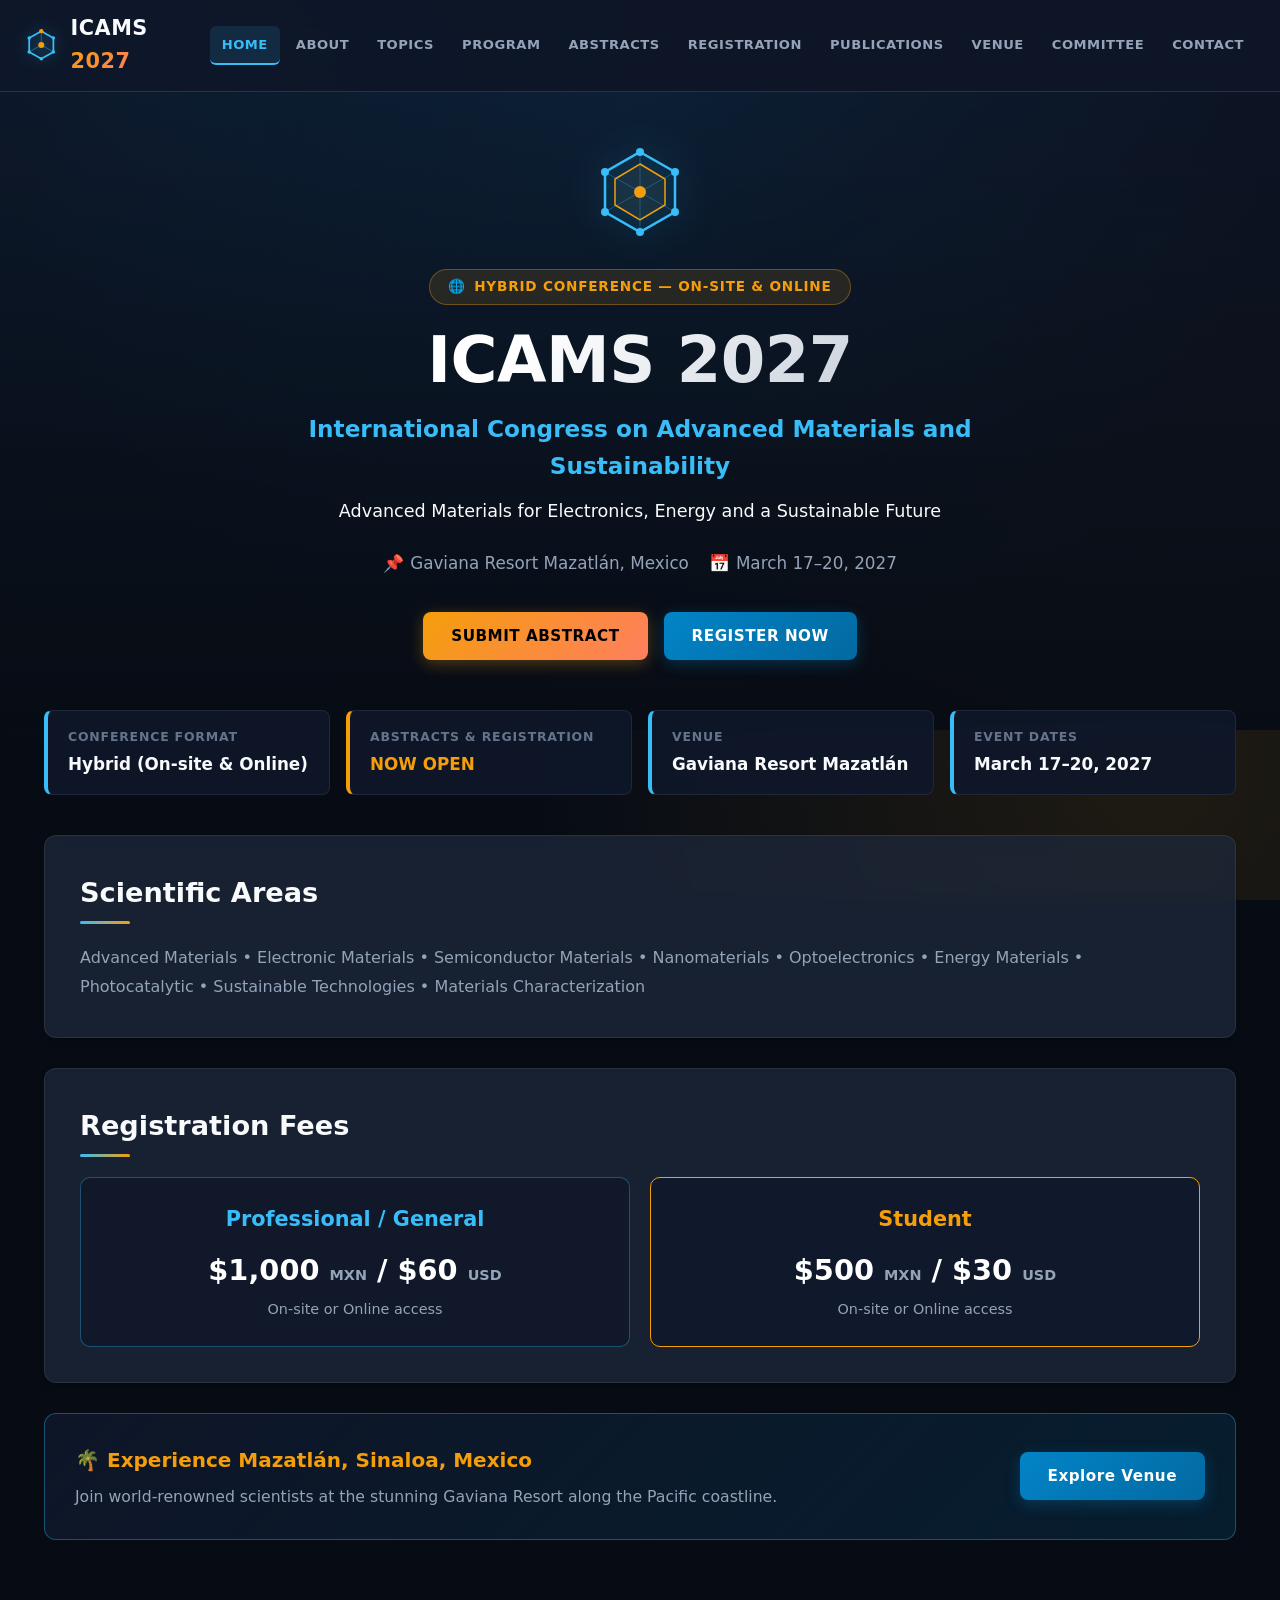
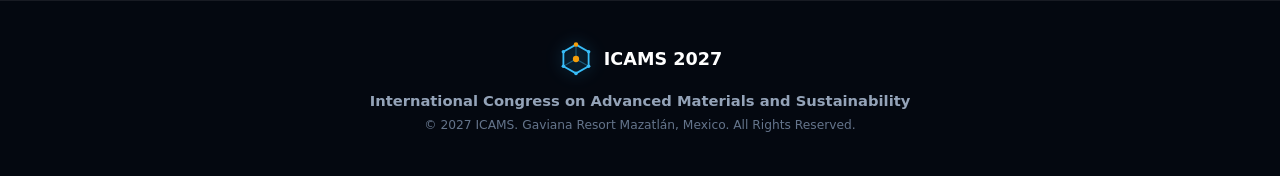
<file: index.html>
<!DOCTYPE html>
<html lang="en">
<head>
  <meta charset="UTF-8">
  <meta name="viewport" content="width=device-width, initial-scale=1.0">
  <title>ICAMS 2027 | International Congress on Advanced Materials and Sustainability</title>
  <link rel="stylesheet" href="style.css?v=4">
</head>
<body>
        
  <!-- Sticky Header -->
  <header class="site-header">
    <div class="container-navigation">
      <a href="index.html" class="brand">
        <svg class="site-logo-svg" viewBox="0 0 40 40" fill="none" xmlns="http://www.w3.org/2000/svg">
          <path d="M20 4 L34 12 L34 28 L20 36 L6 28 L6 12 Z" stroke="#38bdf8" stroke-width="2" fill="rgba(56, 189, 248, 0.04)"/>
          <line x1="20" y1="4" x2="20" y2="20" stroke="rgba(56, 189, 248, 0.4)" stroke-width="1.2"/>
          <line x1="34" y1="28" x2="20" y2="20" stroke="rgba(56, 189, 248, 0.4)" stroke-width="1.2"/>
          <line x1="6" y1="28" x2="20" y2="20" stroke="rgba(56, 189, 248, 0.4)" stroke-width="1.2"/>
          <circle cx="20" cy="4" r="2.5" fill="#f59e0b"/>
          <circle cx="34" cy="12" r="2" fill="#38bdf8"/>
          <circle cx="34" cy="28" r="2" fill="#38bdf8"/>
          <circle cx="20" cy="36" r="2" fill="#38bdf8"/>
          <circle cx="6" cy="28" r="2" fill="#38bdf8"/>
          <circle cx="6" cy="12" r="2" fill="#38bdf8"/>
          <circle cx="20" cy="20" r="3.5" fill="#f59e0b"/>
        </svg>
        <span class="brand-text">ICAMS <span>2027</span></span>
      </a>
     
      <button class="menu-toggle" id="menuToggle" aria-label="Toggle Navigation">&#9776;</button>
      
      <nav class="main-nav" id="mainNav">
        <a href="index.html" class="nav-link active">HOME</a>
        <a href="ABOUT.html" class="nav-link">ABOUT</a>
        <a href="TOPICS.html" class="nav-link">TOPICS</a>
        <a href="SPEAKERS.html" class="nav-link">SPEAKERS</a>
        <a href="PROGRAM.html" class="nav-link">PROGRAM</a>
        <a href="ABSTRACTS.html" class="nav-link">ABSTRACTS</a>
        <a href="REGISTRATION.html" class="nav-link">REGISTRATION</a>
        <a href="PUBLICATIONS.html" class="nav-link">PUBLICATIONS</a>
        <a href="VENUE.html" class="nav-link">VENUE</a>
        <a href="COMMITTEE.html" class="nav-link">COMMITTEE</a>
        <a href="CONTACT.html" class="nav-link">CONTACT</a>
      </nav>
    </div>
  </header>

  <!-- Hero Section -->
  <section class="hero-banner">
    <div class="hero-art-container">
      <svg class="hero-graphic" viewBox="0 0 100 100" fill="none" xmlns="http://www.w3.org/2000/svg">
        <polygon points="50,10 85,30 85,70 50,90 15,70 15,30" stroke="#38bdf8" stroke-width="2.5" fill="rgba(2, 132, 199, 0.08)"/>
        <polygon points="50,22 75,37 75,63 50,78 25,63 25,37" stroke="#f59e0b" stroke-width="1.5" fill="rgba(245, 158, 11, 0.05)"/>
        <line x1="50" y1="10" x2="50" y2="90" stroke="rgba(56, 189, 248, 0.3)" stroke-width="1"/>
        <line x1="15" y1="30" x2="85" y2="70" stroke="rgba(56, 189, 248, 0.3)" stroke-width="1"/>
        <line x1="15" y1="70" x2="85" y2="30" stroke="rgba(56, 189, 248, 0.3)" stroke-width="1"/>
        <circle cx="50" cy="50" r="6" fill="#f59e0b"/>
        <circle cx="50" cy="10" r="4" fill="#38bdf8"/>
        <circle cx="85" cy="30" r="4" fill="#38bdf8"/>
        <circle cx="85" cy="70" r="4" fill="#38bdf8"/>
        <circle cx="50" cy="90" r="4" fill="#38bdf8"/>
        <circle cx="15" cy="70" r="4" fill="#38bdf8"/>
        <circle cx="15" cy="30" r="4" fill="#38bdf8"/>
      </svg>
    </div>

    <div class="badge-hybrid">
      <span>&#127760;</span> HYBRID CONFERENCE &mdash; ON-SITE &amp; ONLINE
    </div>

    <h1 class="hero-title">ICAMS 2027</h1>
    <p class="hero-subtitle">International Congress on Advanced Materials and Sustainability</p>
    <p class="hero-theme">Advanced Materials for Electronics, Energy and a Sustainable Future</p>

    <div class="hero-meta">
      <span class="hero-meta-item"><span>&#128204;</span> Gaviana Resort Mazatlán, Mexico</span>
      <span class="hero-meta-item"><span>&#128197;</span> March 17&ndash;20, 2027</span>
    </div>

    <div class="cta-group">
      <a href="ABSTRACTS.html" class="btn btn-accent">SUBMIT ABSTRACT</a>
      <a href="https://docs.google.com/forms/d/e/1FAIpQLSeDC6glR7NazAbD7DxgjkT7c5nT2gerqv-KF_uIFPCyF3NIZg/viewform?usp=header" 
         target="_blank" 
         rel="noopener noreferrer" 
         class="btn btn-primary">
        REGISTER NOW
      </a>
    </div>
  </section>

  <!-- Highlights Bar -->
  <div class="highlights-bar">
    <div class="highlight-item">
      <div class="highlight-label">CONFERENCE FORMAT</div>
      <div class="highlight-value">Hybrid (On-site &amp; Online)</div>
    </div>
    <div class="highlight-item accent-border">
      <div class="highlight-label">ABSTRACTS &amp; REGISTRATION</div>
      <div class="highlight-value" style="color: var(--sunset-gold);">NOW OPEN</div>
    </div>
    <div class="highlight-item">
      <div class="highlight-label">VENUE</div>
      <div class="highlight-value">Gaviana Resort Mazatlán</div>
    </div>
    <div class="highlight-item">
      <div class="highlight-label">EVENT DATES</div>
      <div class="highlight-value">March 17&ndash;20, 2027</div>
    </div>
  </div>

  <main class="page-container">
    <!-- Scientific Areas -->
    <section class="content-card">
      <h2>Scientific Areas</h2>
      <p style="color: var(--text-muted); line-height: 1.8;">
        Advanced Materials &bull; Electronic Materials &bull; Semiconductor Materials &bull; Nanomaterials &bull; Optoelectronics &bull; Energy Materials &bull; Photocatalytic &bull; Sustainable Technologies &bull; Materials Characterization
      </p>
    </section>

    <!-- Registration Fees Cards -->
    <section class="content-card">
      <h2>Registration Fees</h2>
      <div style="display: grid; grid-template-columns: repeat(auto-fit, minmax(280px, 1fr)); gap: 20px; margin-top: 20px;">
        <div style="background: rgba(15, 23, 42, 0.8); border: 1px solid var(--border-glow); border-radius: 10px; padding: 25px; text-align: center;">
          <h3 style="color: var(--ocean-cyan); font-size: 1.3rem; margin-bottom: 10px;">Professional / General</h3>
          <div style="font-size: 1.8rem; font-weight: 800; color: #fff; margin-bottom: 5px;">$1,000 <span style="font-size: 0.9rem; color: var(--text-muted);">MXN</span> / $60 <span style="font-size: 0.9rem; color: var(--text-muted);">USD</span></div>
          <p style="color: var(--text-muted); font-size: 0.9rem;">On-site or Online access</p>
        </div>
        <div style="background: rgba(15, 23, 42, 0.8); border: 1px solid var(--sunset-gold); border-radius: 10px; padding: 25px; text-align: center;">
          <h3 style="color: var(--sunset-gold); font-size: 1.3rem; margin-bottom: 10px;">Student</h3>
          <div style="font-size: 1.8rem; font-weight: 800; color: #fff; margin-bottom: 5px;">$500 <span style="font-size: 0.9rem; color: var(--text-muted);">MXN</span> / $30 <span style="font-size: 0.9rem; color: var(--text-muted);">USD</span></div>
          <p style="color: var(--text-muted); font-size: 0.9rem;">On-site or Online access</p>
        </div>
      </div>
    </section>

    <!-- Venue Callout -->
    <div class="mazatlan-feature-card">
      <div class="mazatlan-feature-text">
        <h3>&#127796; Experience Mazatlán, Sinaloa, Mexico</h3>
        <p>Join world-renowned scientists at the stunning Gaviana Resort along the Pacific coastline.</p>
      </div>
      <a href="VENUE.html" class="btn btn-primary">Explore Venue</a>
    </div>
  </main>
       
  <footer>
    <div class="footer-logo">
      <svg class="site-logo-svg" viewBox="0 0 40 40" fill="none" xmlns="http://www.w3.org/2000/svg">
        <path d="M20 4 L34 12 L34 28 L20 36 L6 28 L6 12 Z" stroke="#38bdf8" stroke-width="2" fill="rgba(56, 189, 248, 0.04)"/>
        <line x1="20" y1="4" x2="20" y2="20" stroke="rgba(56, 189, 248, 0.4)" stroke-width="1.2"/>
        <line x1="34" y1="28" x2="20" y2="20" stroke="rgba(56, 189, 248, 0.4)" stroke-width="1.2"/>
        <line x1="6" y1="28" x2="20" y2="20" stroke="rgba(56, 189, 248, 0.4)" stroke-width="1.2"/>
        <circle cx="20" cy="4" r="2.5" fill="#f59e0b"/>
        <circle cx="34" cy="12" r="2" fill="#38bdf8"/>
        <circle cx="34" cy="28" r="2" fill="#38bdf8"/>
        <circle cx="20" cy="36" r="2" fill="#38bdf8"/>
        <circle cx="6" cy="28" r="2" fill="#38bdf8"/>
        <circle cx="6" cy="12" r="2" fill="#38bdf8"/>
        <circle cx="20" cy="20" r="3.5" fill="#f59e0b"/>
      </svg>
      <span style="font-size: 1.1rem; font-weight: 800; color: #fff;">ICAMS 2027</span>
    </div>
    <p><strong>International Congress on Advanced Materials and Sustainability</strong></p>
    <p><small>&copy; 2027 ICAMS. Gaviana Resort Mazatlán, Mexico. All Rights Reserved.</small></p>
  </footer>

  <script src="script.js"></script>
</body>
</html>
</file>
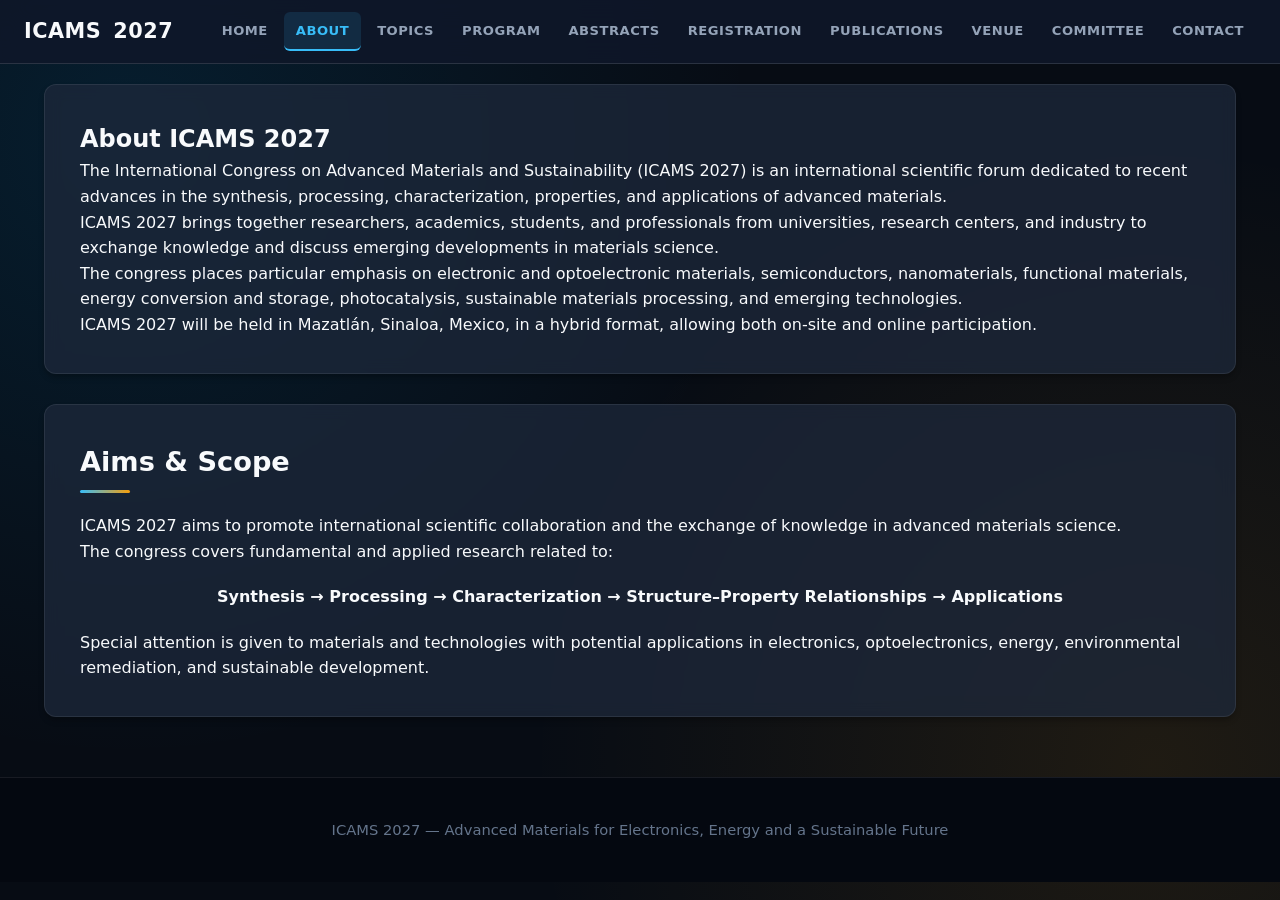
<file: ABOUT.html>
<!DOCTYPE html>
<html lang="en">
<head>
  <meta charset="UTF-8">
  <meta name="viewport" content="width=device-width, initial-scale=1.0">
  <title>About | ICAMS 2027</title>
  <link rel="stylesheet" href="style.css">
</head>
<body>

  <header class="site-header">
    <div class="container-navigation">
      <a href="index.html" class="brand"><strong>ICAMS</strong> <span>2027</span></a>
      <button class="menu-toggle" id="menuToggle" aria-label="Toggle Navigation">&#9776;</button>
      <nav class="main-nav" id="mainNav">
        <a href="index.html" class="nav-link">HOME</a>
        <a href="ABOUT.html" class="nav-link active">ABOUT</a>
        <a href="TOPICS.html" class="nav-link">TOPICS</a>
        <a href="SPEAKERS.html" class="nav-link">SPEAKERS</a>
        <a href="PROGRAM.html" class="nav-link">PROGRAM</a>
        <a href="ABSTRACTS.html" class="nav-link">ABSTRACTS</a>
        <a href="REGISTRATION.html" class="nav-link">REGISTRATION</a>
        <a href="PUBLICATIONS.html" class="nav-link">PUBLICATIONS</a>
        <a href="VENUE.html" class="nav-link">VENUE</a>
        <a href="COMMITTEE.html" class="nav-link">COMMITTEE</a>
        <a href="CONTACT.html" class="nav-link">CONTACT</a>
      </nav>
    </div>
  </header>

  <main class="page-container">
    <section class="content-card">
      <h1>About ICAMS 2027</h1>
      <p>The International Congress on Advanced Materials and Sustainability (ICAMS 2027) is an international scientific forum dedicated to recent advances in the synthesis, processing, characterization, properties, and applications of advanced materials.</p>
      <p>ICAMS 2027 brings together researchers, academics, students, and professionals from universities, research centers, and industry to exchange knowledge and discuss emerging developments in materials science.</p>
      <p>The congress places particular emphasis on electronic and optoelectronic materials, semiconductors, nanomaterials, functional materials, energy conversion and storage, photocatalysis, sustainable materials processing, and emerging technologies.</p>
      <p>ICAMS 2027 will be held in Mazatlán, Sinaloa, Mexico, in a hybrid format, allowing both on-site and online participation.</p>
    </section>

    <section class="content-card">
      <h2>Aims & Scope</h2>
      <p>ICAMS 2027 aims to promote international scientific collaboration and the exchange of knowledge in advanced materials science.</p>
      <p>The congress covers fundamental and applied research related to:</p>
      <p style="text-align: center; font-weight: bold; color: var(--accent); margin: 20px 0;">
        Synthesis &rarr; Processing &rarr; Characterization &rarr; Structure–Property Relationships &rarr; Applications
      </p>
      <p>Special attention is given to materials and technologies with potential applications in electronics, optoelectronics, energy, environmental remediation, and sustainable development.</p>
    </section>
  </main>
  
  <div class="modal" id="comingSoonModal" aria-hidden="true">
    <div class="modal-box">
      <button class="modal-close" id="modalClose">&times;</button>
      <h2>ICAMS 2027</h2>
      <button class="btn" id="modalButton">Close</button>
    </div>
  </div>

  <footer>
    <p>ICAMS 2027 — Advanced Materials for Electronics, Energy and a Sustainable Future</p>
  </footer>
  <script src="script.js"></script>
</body>
</html>
</file>
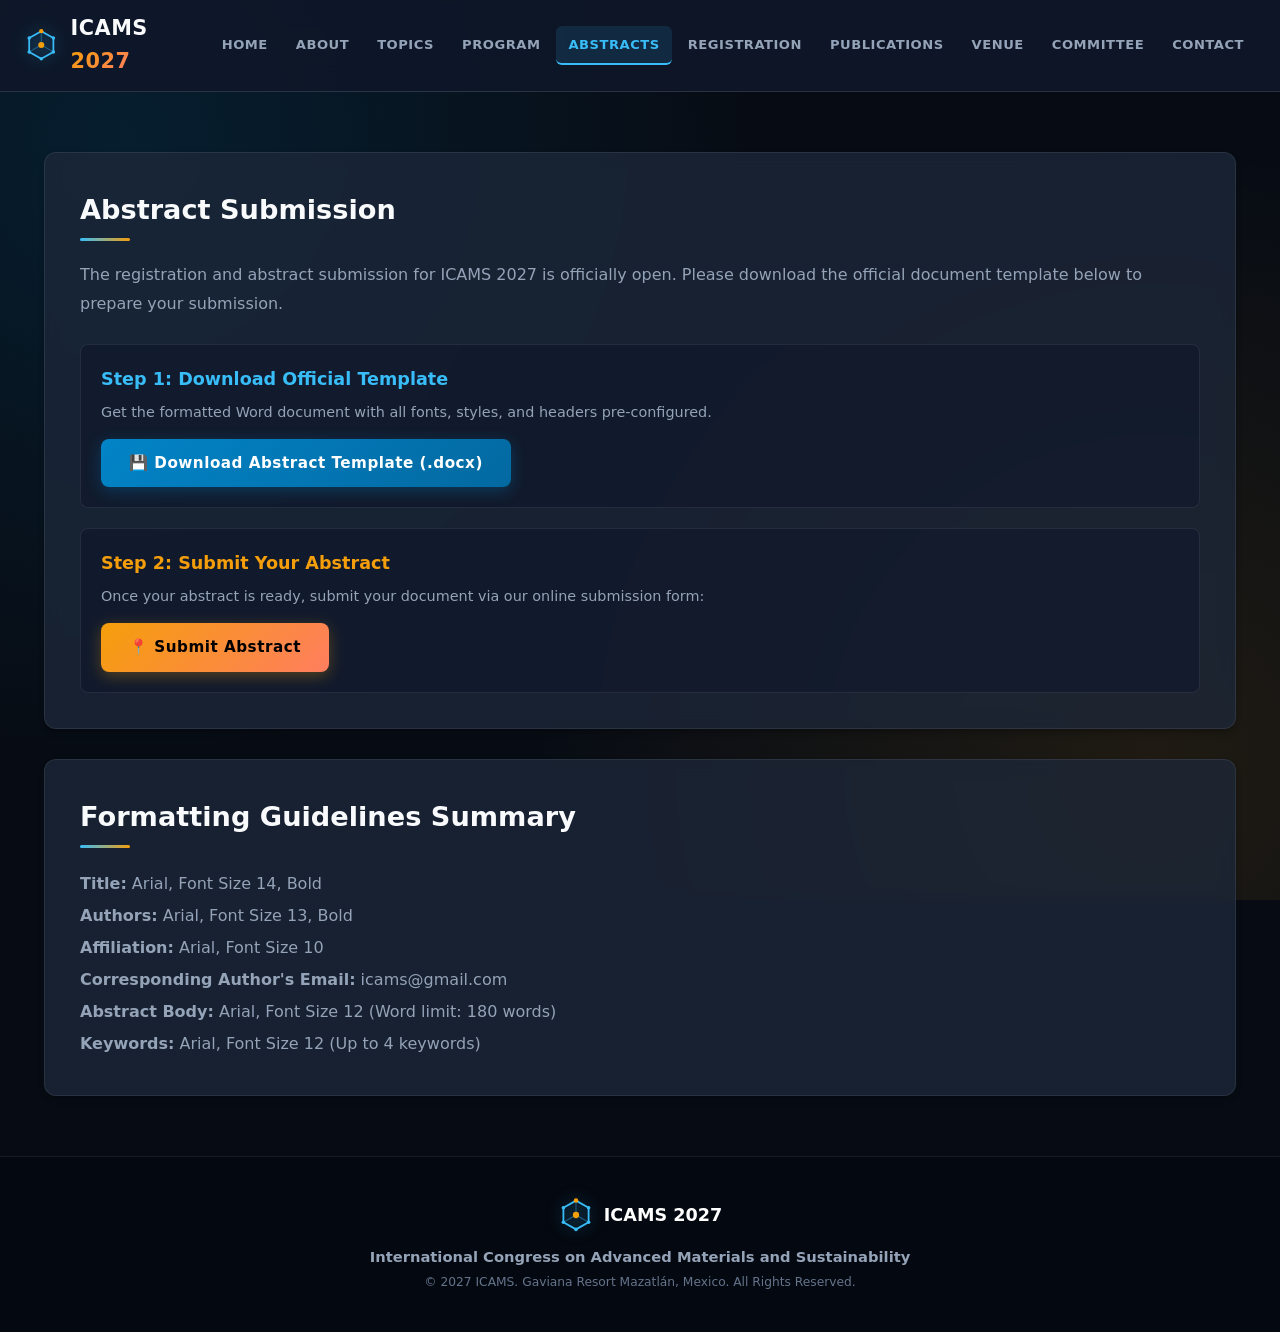
<file: ABSTRACTS.html>
<!DOCTYPE html>
<html lang="en">
<head>
  <meta charset="UTF-8">
  <meta name="viewport" content="width=device-width, initial-scale=1.0">
  <title>Abstract Submission | ICAMS 2027</title>
  <link rel="stylesheet" href="style.css?v=4">
</head>
<body>

  <!-- Sticky Header -->
  <header class="site-header">
    <div class="container-navigation">
      <a href="index.html" class="brand">
        <svg class="site-logo-svg" viewBox="0 0 40 40" fill="none" xmlns="http://www.w3.org/2000/svg">
          <path d="M20 4 L34 12 L34 28 L20 36 L6 28 L6 12 Z" stroke="#38bdf8" stroke-width="2" fill="rgba(56, 189, 248, 0.04)"/>
          <line x1="20" y1="4" x2="20" y2="20" stroke="rgba(56, 189, 248, 0.4)" stroke-width="1.2"/>
          <line x1="34" y1="28" x2="20" y2="20" stroke="rgba(56, 189, 248, 0.4)" stroke-width="1.2"/>
          <line x1="6" y1="28" x2="20" y2="20" stroke="rgba(56, 189, 248, 0.4)" stroke-width="1.2"/>
          <circle cx="20" cy="4" r="2.5" fill="#f59e0b"/>
          <circle cx="34" cy="12" r="2" fill="#38bdf8"/>
          <circle cx="34" cy="28" r="2" fill="#38bdf8"/>
          <circle cx="20" cy="36" r="2" fill="#38bdf8"/>
          <circle cx="6" cy="28" r="2" fill="#38bdf8"/>
          <circle cx="6" cy="12" r="2" fill="#38bdf8"/>
          <circle cx="20" cy="20" r="3.5" fill="#f59e0b"/>
        </svg>
        <span class="brand-text">ICAMS <span>2027</span></span>
      </a>

      <button class="menu-toggle" id="menuToggle" aria-label="Toggle Navigation">&#9776;</button>
      
      <nav class="main-nav" id="mainNav">
        <a href="index.html" class="nav-link">HOME</a>
        <a href="ABOUT.html" class="nav-link">ABOUT</a>
        <a href="TOPICS.html" class="nav-link">TOPICS</a>
        <a href="SPEAKERS.html" class="nav-link">SPEAKERS</a>
        <a href="PROGRAM.html" class="nav-link">PROGRAM</a>
        <a href="ABSTRACTS.html" class="nav-link active">ABSTRACTS</a>
        <a href="REGISTRATION.html" class="nav-link">REGISTRATION</a>
        <a href="PUBLICATIONS.html" class="nav-link">PUBLICATIONS</a>
        <a href="VENUE.html" class="nav-link">VENUE</a>
        <a href="COMMITTEE.html" class="nav-link">COMMITTEE</a>
        <a href="CONTACT.html" class="nav-link">CONTACT</a>
      </nav>
    </div>
  </header>

  <main class="page-container" style="padding-top: 40px;">

    <!-- Abstract Submission Card -->
    <section class="content-card">
      <h2>Abstract Submission</h2>
      <p style="color: var(--text-muted); line-height: 1.8; margin-top: 15px; margin-bottom: 25px;">
        The registration and abstract submission for ICAMS 2027 is officially open. Please download the official document template below to prepare your submission.
      </p>

      <!-- Step 1 Card -->
      <div style="background: rgba(15, 23, 42, 0.6); border: 1px solid var(--border-light); border-radius: 8px; padding: 20px; margin-bottom: 20px;">
        <h3 style="color: var(--ocean-cyan); font-size: 1.1rem; margin-bottom: 8px;">Step 1: Download Official Template</h3>
        <p style="color: var(--text-muted); font-size: 0.9rem; margin-bottom: 15px;">Get the formatted Word document with all fonts, styles, and headers pre-configured.</p>
        <a href="template.docx" download="template.docx" class="btn btn-primary" style="display: inline-flex; align-items: center; gap: 8px;">
          &#128190; Download Abstract Template (.docx)
        </a>
      </div>

      <!-- Step 2 Card -->
      <div style="background: rgba(15, 23, 42, 0.6); border: 1px solid var(--border-light); border-radius: 8px; padding: 20px;">
        <h3 style="color: var(--sunset-gold); font-size: 1.1rem; margin-bottom: 8px;">Step 2: Submit Your Abstract</h3>
        <p style="color: var(--text-muted); font-size: 0.9rem; margin-bottom: 15px;">Once your abstract is ready, submit your document via our online submission form:</p>
        <a href="https://docs.google.com/forms/d/e/1FAIpQLSeDC6glR7NazAbD7DxgjkT7c5nT2gerqv-KF_uIFPCyF3NIZg/viewform?usp=header" 
           target="_blank" 
           rel="noopener noreferrer" 
           class="btn btn-accent" style="display: inline-flex; align-items: center; gap: 8px;">
          &#128205; Submit Abstract
        </a>
      </div>
    </section>

    <!-- Formatting Guidelines Summary -->
    <section class="content-card">
      <h2>Formatting Guidelines Summary</h2>
      <ul style="list-style: none; padding-left: 0; color: var(--text-muted); line-height: 2; margin-top: 15px;">
        <li><strong>Title:</strong> Arial, Font Size 14, Bold</li>
        <li><strong>Authors:</strong> Arial, Font Size 13, Bold</li>
        <li><strong>Affiliation:</strong> Arial, Font Size 10</li>
        <li><strong>Corresponding Author's Email:</strong> icams@gmail.com</li>
        <li><strong>Abstract Body:</strong> Arial, Font Size 12 (Word limit: 180 words)</li>
        <li><strong>Keywords:</strong> Arial, Font Size 12 (Up to 4 keywords)</li>
      </ul>
    </section>

  </main>

  <footer>
    <div class="footer-logo">
      <svg class="site-logo-svg" viewBox="0 0 40 40" fill="none" xmlns="http://www.w3.org/2000/svg">
        <path d="M20 4 L34 12 L34 28 L20 36 L6 28 L6 12 Z" stroke="#38bdf8" stroke-width="2" fill="rgba(56, 189, 248, 0.04)"/>
        <line x1="20" y1="4" x2="20" y2="20" stroke="rgba(56, 189, 248, 0.4)" stroke-width="1.2"/>
        <line x1="34" y1="28" x2="20" y2="20" stroke="rgba(56, 189, 248, 0.4)" stroke-width="1.2"/>
        <line x1="6" y1="28" x2="20" y2="20" stroke="rgba(56, 189, 248, 0.4)" stroke-width="1.2"/>
        <circle cx="20" cy="4" r="2.5" fill="#f59e0b"/>
        <circle cx="34" cy="12" r="2" fill="#38bdf8"/>
        <circle cx="34" cy="28" r="2" fill="#38bdf8"/>
        <circle cx="20" cy="36" r="2" fill="#38bdf8"/>
        <circle cx="6" cy="28" r="2" fill="#38bdf8"/>
        <circle cx="6" cy="12" r="2" fill="#38bdf8"/>
        <circle cx="20" cy="20" r="3.5" fill="#f59e0b"/>
      </svg>
      <span style="font-size: 1.1rem; font-weight: 800; color: #fff;">ICAMS 2027</span>
    </div>
    <p><strong>International Congress on Advanced Materials and Sustainability</strong></p>
    <p><small>&copy; 2027 ICAMS. Gaviana Resort Mazatlán, Mexico. All Rights Reserved.</small></p>
  </footer>

  <script src="script.js"></script>
</body>
</html>
</file>
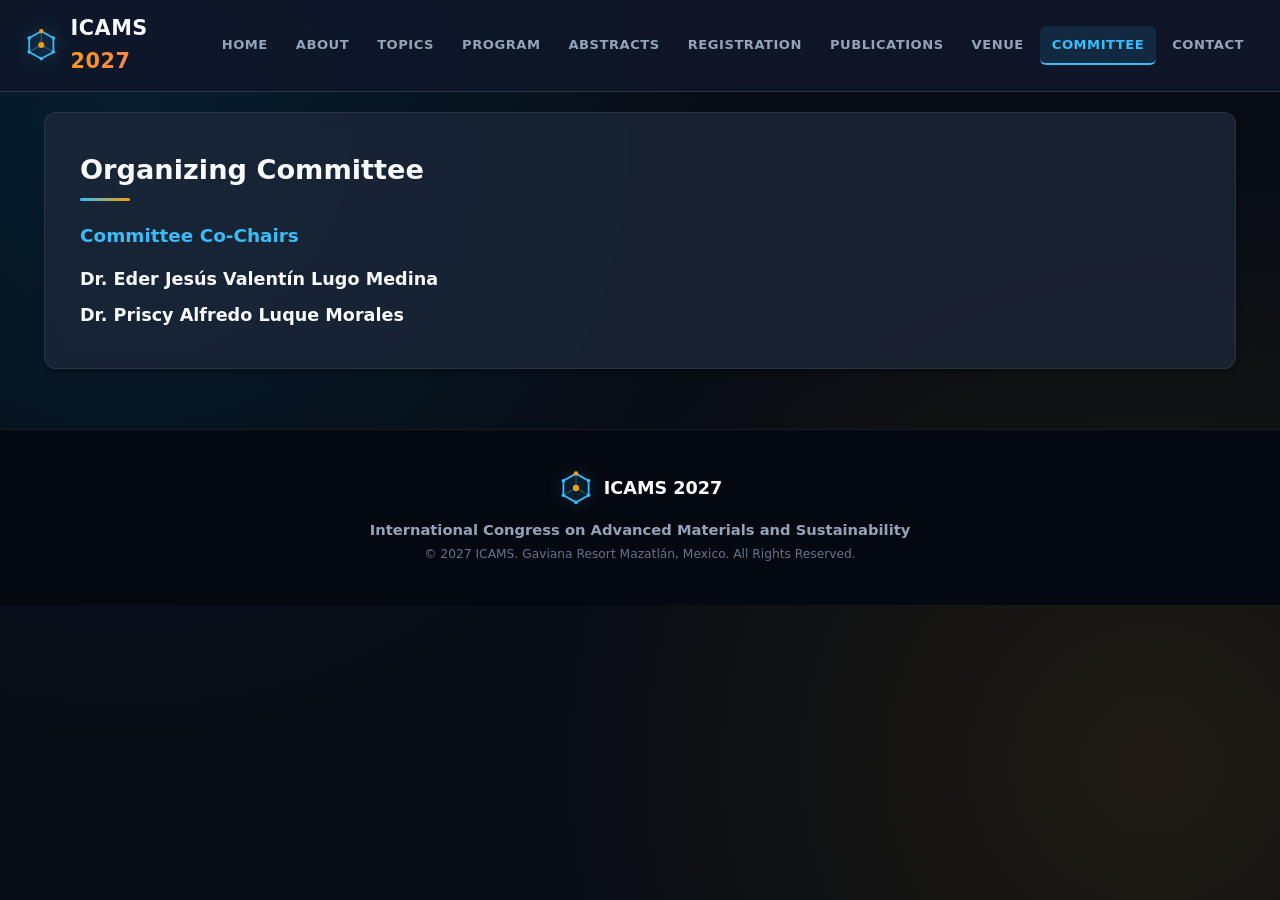
<file: COMMITTEE.html>
<!DOCTYPE html>
<html lang="en">
<head>
  <meta charset="UTF-8">
  <meta name="viewport" content="width=device-width, initial-scale=1.0">
  <title>Committee | ICAMS 2027</title>
  <link rel="stylesheet" href="style.css?v=4">
</head>
<body>

  <!-- Sticky Header -->
  <header class="site-header">
    <div class="container-navigation">
      <a href="index.html" class="brand">
        <svg class="site-logo-svg" viewBox="0 0 40 40" fill="none" xmlns="http://www.w3.org/2000/svg">
          <path d="M20 4 L34 12 L34 28 L20 36 L6 28 L6 12 Z" stroke="#38bdf8" stroke-width="2" fill="rgba(56, 189, 248, 0.04)"/>
          <line x1="20" y1="4" x2="20" y2="20" stroke="rgba(56, 189, 248, 0.4)" stroke-width="1.2"/>
          <line x1="34" y1="28" x2="20" y2="20" stroke="rgba(56, 189, 248, 0.4)" stroke-width="1.2"/>
          <line x1="6" y1="28" x2="20" y2="20" stroke="rgba(56, 189, 248, 0.4)" stroke-width="1.2"/>
          <circle cx="20" cy="4" r="2.5" fill="#f59e0b"/>
          <circle cx="34" cy="12" r="2" fill="#38bdf8"/>
          <circle cx="34" cy="28" r="2" fill="#38bdf8"/>
          <circle cx="20" cy="36" r="2" fill="#38bdf8"/>
          <circle cx="6" cy="28" r="2" fill="#38bdf8"/>
          <circle cx="6" cy="12" r="2" fill="#38bdf8"/>
          <circle cx="20" cy="20" r="3.5" fill="#f59e0b"/>
        </svg>
        <span class="brand-text">ICAMS <span>2027</span></span>
      </a>

      <button class="menu-toggle" id="menuToggle" aria-label="Toggle Navigation">&#9776;</button>
      
      <nav class="main-nav" id="mainNav">
        <a href="index.html" class="nav-link">HOME</a>
        <a href="ABOUT.html" class="nav-link">ABOUT</a>
        <a href="TOPICS.html" class="nav-link">TOPICS</a>
        <a href="SPEAKERS.html" class="nav-link">SPEAKERS</a>
        <a href="PROGRAM.html" class="nav-link">PROGRAM</a>
        <a href="ABSTRACTS.html" class="nav-link">ABSTRACTS</a>
        <a href="REGISTRATION.html" class="nav-link">REGISTRATION</a>
        <a href="PUBLICATIONS.html" class="nav-link">PUBLICATIONS</a>
        <a href="VENUE.html" class="nav-link">VENUE</a>
        <a href="COMMITTEE.html" class="nav-link active">COMMITTEE</a>
        <a href="CONTACT.html" class="nav-link">CONTACT</a>
      </nav>
    </div>
  </header>

  <main class="page-container">
    <section class="content-card">
      <h2>Organizing Committee</h2>

      <div style="margin-top: 20px;">
        <h3 style="color: var(--ocean-cyan); font-size: 1.15rem; margin-bottom: 12px;">Committee Co-Chairs</h3>
        <ul style="list-style: none; padding: 0; line-height: 2;">
          <li style="font-size: 1.1rem; font-weight: 700; color: var(--text-main);">
            Dr. Eder Jesús Valentín Lugo Medina
          </li>
          <li style="font-size: 1.1rem; font-weight: 700; color: var(--text-main);">
            Dr. Priscy Alfredo Luque Morales
          </li>
        </ul>
      </div>
    </section>
  </main>

  <footer>
    <div class="footer-logo">
      <svg class="site-logo-svg" viewBox="0 0 40 40" fill="none" xmlns="http://www.w3.org/2000/svg">
        <path d="M20 4 L34 12 L34 28 L20 36 L6 28 L6 12 Z" stroke="#38bdf8" stroke-width="2" fill="rgba(56, 189, 248, 0.04)"/>
        <line x1="20" y1="4" x2="20" y2="20" stroke="rgba(56, 189, 248, 0.4)" stroke-width="1.2"/>
        <line x1="34" y1="28" x2="20" y2="20" stroke="rgba(56, 189, 248, 0.4)" stroke-width="1.2"/>
        <line x1="6" y1="28" x2="20" y2="20" stroke="rgba(56, 189, 248, 0.4)" stroke-width="1.2"/>
        <circle cx="20" cy="4" r="2.5" fill="#f59e0b"/>
        <circle cx="34" cy="12" r="2" fill="#38bdf8"/>
        <circle cx="34" cy="28" r="2" fill="#38bdf8"/>
        <circle cx="20" cy="36" r="2" fill="#38bdf8"/>
        <circle cx="6" cy="28" r="2" fill="#38bdf8"/>
        <circle cx="6" cy="12" r="2" fill="#38bdf8"/>
        <circle cx="20" cy="20" r="3.5" fill="#f59e0b"/>
      </svg>
      <span style="font-size: 1.1rem; font-weight: 800; color: #fff;">ICAMS 2027</span>
    </div>
    <p><strong>International Congress on Advanced Materials and Sustainability</strong></p>
    <p><small>&copy; 2027 ICAMS. Gaviana Resort Mazatlán, Mexico. All Rights Reserved.</small></p>
  </footer>

  <script src="script.js"></script>
</body>
</html>
</file>
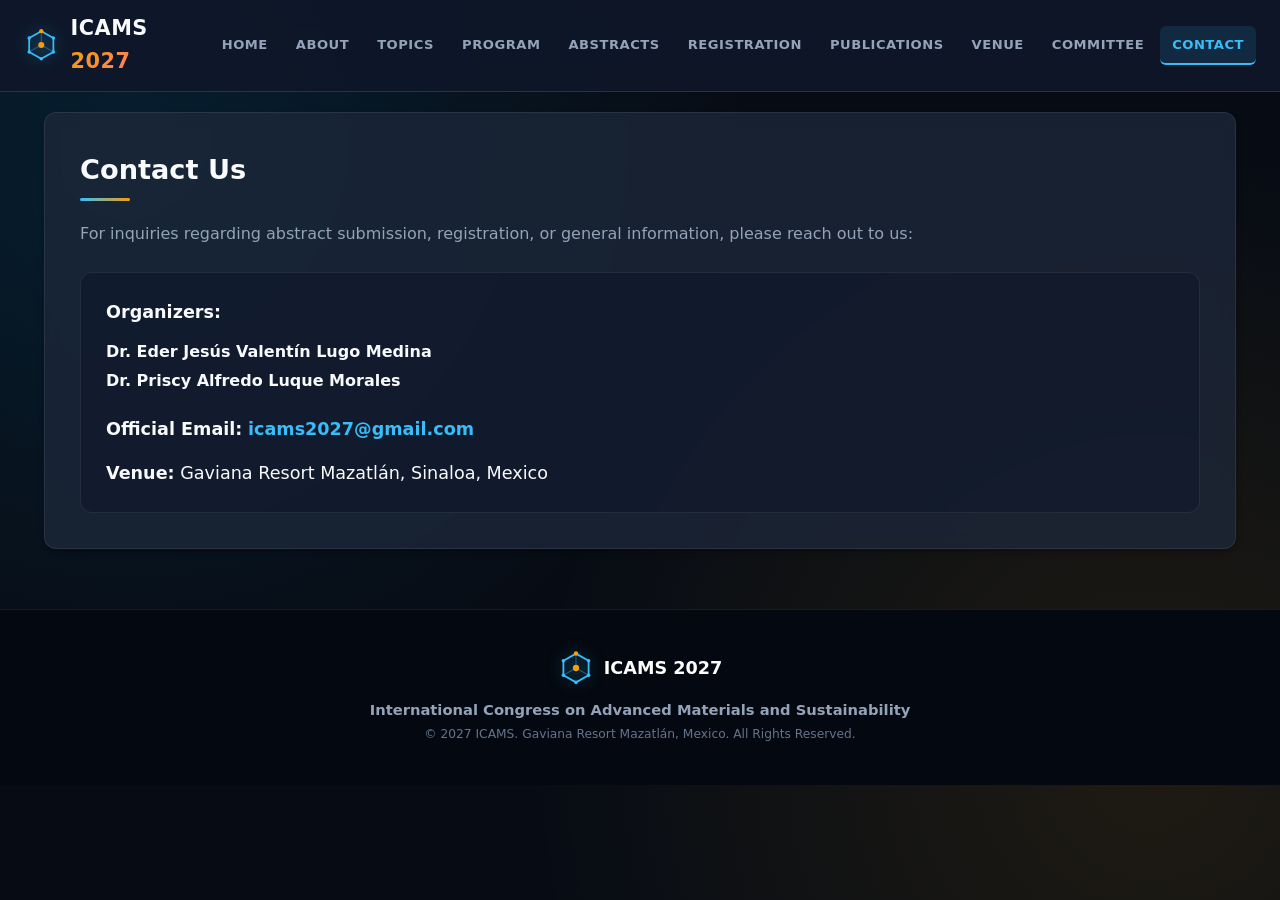
<file: CONTACT.html>
<!DOCTYPE html>
<html lang="en">
<head>
  <meta charset="UTF-8">
  <meta name="viewport" content="width=device-width, initial-scale=1.0">
  <title>ICAMS 2027 | Contact</title>
  <link rel="stylesheet" href="style.css?v=4">
</head>
<body>

  <header class="site-header">
    <div class="container-navigation">
      <a href="index.html" class="brand">
        <svg class="site-logo-svg" viewBox="0 0 40 40" fill="none" xmlns="http://www.w3.org/2000/svg">
          <path d="M20 4 L34 12 L34 28 L20 36 L6 28 L6 12 Z" stroke="#38bdf8" stroke-width="2" fill="rgba(56, 189, 248, 0.04)"/>
          <line x1="20" y1="4" x2="20" y2="20" stroke="rgba(56, 189, 248, 0.4)" stroke-width="1.2"/>
          <line x1="34" y1="28" x2="20" y2="20" stroke="rgba(56, 189, 248, 0.4)" stroke-width="1.2"/>
          <line x1="6" y1="28" x2="20" y2="20" stroke="rgba(56, 189, 248, 0.4)" stroke-width="1.2"/>
          <circle cx="20" cy="4" r="2.5" fill="#f59e0b"/>
          <circle cx="34" cy="12" r="2" fill="#38bdf8"/>
          <circle cx="34" cy="28" r="2" fill="#38bdf8"/>
          <circle cx="20" cy="36" r="2" fill="#38bdf8"/>
          <circle cx="6" cy="28" r="2" fill="#38bdf8"/>
          <circle cx="6" cy="12" r="2" fill="#38bdf8"/>
          <circle cx="20" cy="20" r="3.5" fill="#f59e0b"/>
        </svg>
        <span class="brand-text">ICAMS <span>2027</span></span>
      </a>

      <button class="menu-toggle" id="menuToggle" aria-label="Toggle Navigation">&#9776;</button>
      
      <nav class="main-nav" id="mainNav">
        <a href="index.html" class="nav-link">HOME</a>
        <a href="ABOUT.html" class="nav-link">ABOUT</a>
        <a href="TOPICS.html" class="nav-link">TOPICS</a>
        <a href="SPEAKERS.html" class="nav-link">SPEAKERS</a>
        <a href="PROGRAM.html" class="nav-link">PROGRAM</a>
        <a href="ABSTRACTS.html" class="nav-link">ABSTRACTS</a>
        <a href="REGISTRATION.html" class="nav-link">REGISTRATION</a>
        <a href="PUBLICATIONS.html" class="nav-link">PUBLICATIONS</a>
        <a href="VENUE.html" class="nav-link">VENUE</a>
        <a href="COMMITTEE.html" class="nav-link">COMMITTEE</a>
        <a href="CONTACT.html" class="nav-link active">CONTACT</a>
      </nav>
    </div>
  </header>

  <main class="page-container">
    <section class="content-card">
      <h2>Contact Us</h2>
      <p style="color: var(--text-muted); margin-bottom: 25px;">For inquiries regarding abstract submission, registration, or general information, please reach out to us:</p>

      <div style="background: rgba(15, 23, 42, 0.6); padding: 25px; border-radius: 12px; border: 1px solid var(--border-light);">
        <p style="margin-bottom: 12px; font-size: 1.1rem;">
          <strong>Organizers:</strong>
        </p>
        <ul style="list-style: none; padding-left: 0; margin-bottom: 20px; line-height: 1.8;">
          <li style="color: var(--text-main); font-weight: 600;">Dr. Eder Jesús Valentín Lugo Medina</li>
          <li style="color: var(--text-main); font-weight: 600;">Dr. Priscy Alfredo Luque Morales</li>
        </ul>

        <p style="margin-bottom: 12px; font-size: 1.1rem;">
          <strong>Official Email:</strong> 
          <a href="mailto:icams2027@gmail.com" style="color: var(--ocean-cyan); text-decoration: none; font-weight: bold;">icams2027@gmail.com</a>
        </p>
        <p style="font-size: 1.1rem; margin-top: 15px;">
          <strong>Venue:</strong> Gaviana Resort Mazatlán, Sinaloa, Mexico
        </p>
      </div>
    </section>
  </main>
    
  <footer>
    <div class="footer-logo">
      <svg class="site-logo-svg" viewBox="0 0 40 40" fill="none" xmlns="http://www.w3.org/2000/svg">
        <path d="M20 4 L34 12 L34 28 L20 36 L6 28 L6 12 Z" stroke="#38bdf8" stroke-width="2" fill="rgba(56, 189, 248, 0.04)"/>
        <line x1="20" y1="4" x2="20" y2="20" stroke="rgba(56, 189, 248, 0.4)" stroke-width="1.2"/>
        <line x1="34" y1="28" x2="20" y2="20" stroke="rgba(56, 189, 248, 0.4)" stroke-width="1.2"/>
        <line x1="6" y1="28" x2="20" y2="20" stroke="rgba(56, 189, 248, 0.4)" stroke-width="1.2"/>
        <circle cx="20" cy="4" r="2.5" fill="#f59e0b"/>
        <circle cx="34" cy="12" r="2" fill="#38bdf8"/>
        <circle cx="34" cy="28" r="2" fill="#38bdf8"/>
        <circle cx="20" cy="36" r="2" fill="#38bdf8"/>
        <circle cx="6" cy="28" r="2" fill="#38bdf8"/>
        <circle cx="6" cy="12" r="2" fill="#38bdf8"/>
        <circle cx="20" cy="20" r="3.5" fill="#f59e0b"/>
      </svg>
      <span style="font-size: 1.1rem; font-weight: 800; color: #fff;">ICAMS 2027</span>
    </div>
    <p><strong>International Congress on Advanced Materials and Sustainability</strong></p>
    <p><small>&copy; 2027 ICAMS. Gaviana Resort Mazatlán, Mexico. All Rights Reserved.</small></p>
  </footer>

  <script src="script.js"></script>
</body>
</html>
</file>
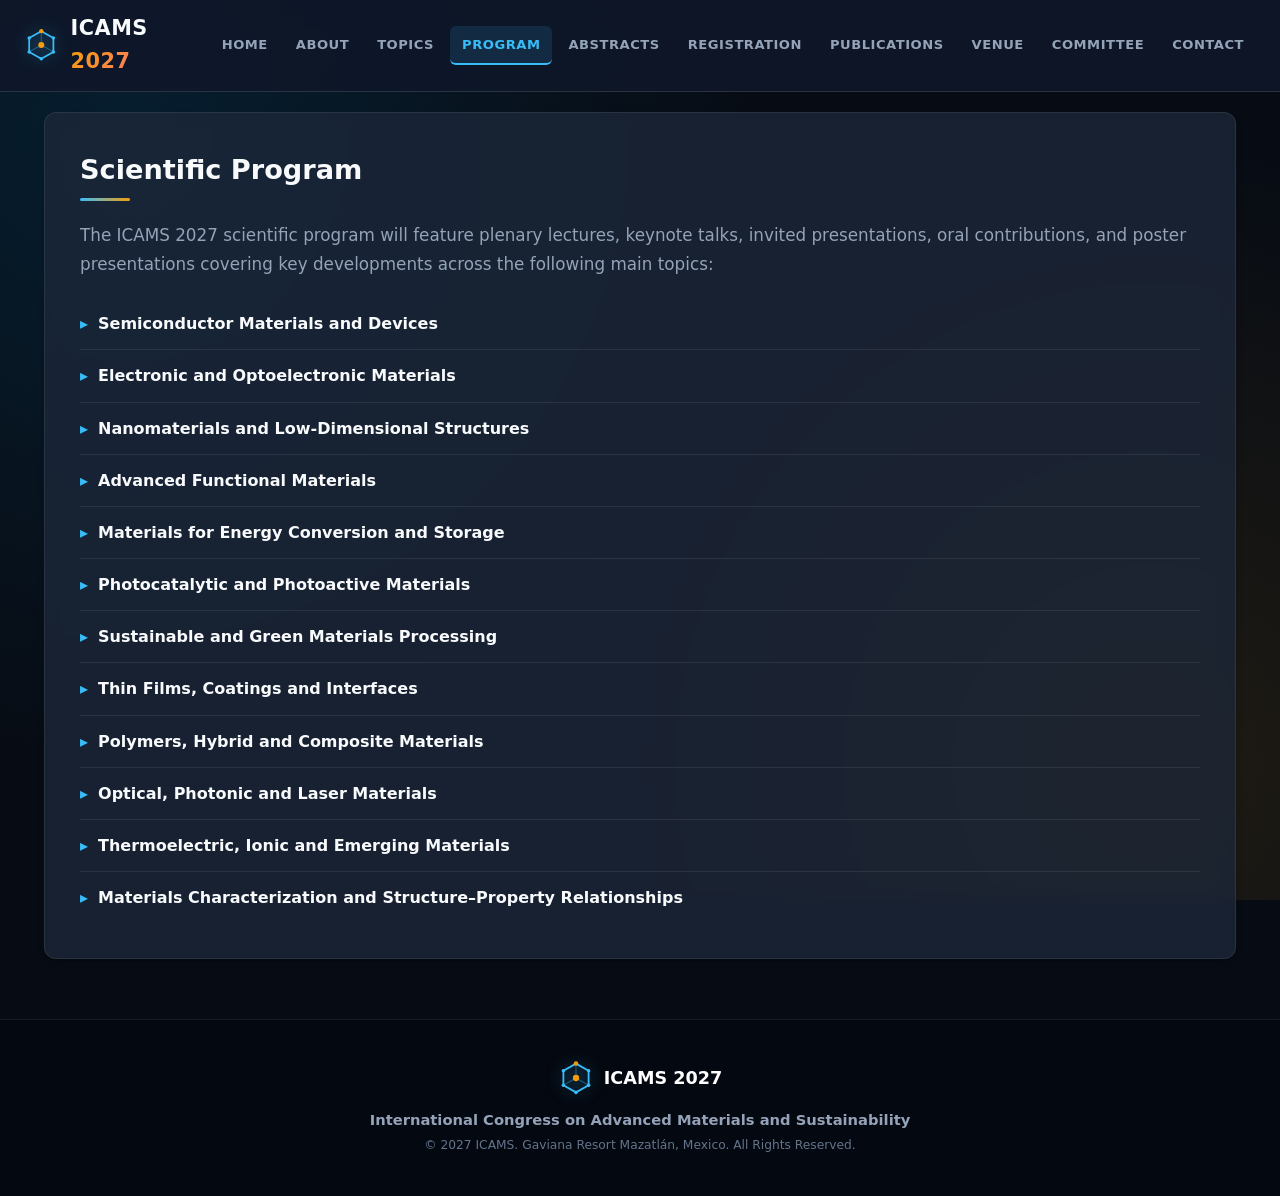
<file: PROGRAM.html>
<!DOCTYPE html>
<html lang="en">
<head>
  <meta charset="UTF-8">
  <meta name="viewport" content="width=device-width, initial-scale=1.0">
  <title>ICAMS 2027 | Scientific Program</title>
  <link rel="stylesheet" href="style.css?v=4">
</head>
<body>

  <!-- Sticky Header -->
  <header class="site-header">
    <div class="container-navigation">
      <a href="index.html" class="brand">
        <svg class="site-logo-svg" viewBox="0 0 40 40" fill="none" xmlns="http://www.w3.org/2000/svg">
          <path d="M20 4 L34 12 L34 28 L20 36 L6 28 L6 12 Z" stroke="#38bdf8" stroke-width="2" fill="rgba(56, 189, 248, 0.04)"/>
          <line x1="20" y1="4" x2="20" y2="20" stroke="rgba(56, 189, 248, 0.4)" stroke-width="1.2"/>
          <line x1="34" y1="28" x2="20" y2="20" stroke="rgba(56, 189, 248, 0.4)" stroke-width="1.2"/>
          <line x1="6" y1="28" x2="20" y2="20" stroke="rgba(56, 189, 248, 0.4)" stroke-width="1.2"/>
          <circle cx="20" cy="4" r="2.5" fill="#f59e0b"/>
          <circle cx="34" cy="12" r="2" fill="#38bdf8"/>
          <circle cx="34" cy="28" r="2" fill="#38bdf8"/>
          <circle cx="20" cy="36" r="2" fill="#38bdf8"/>
          <circle cx="6" cy="28" r="2" fill="#38bdf8"/>
          <circle cx="6" cy="12" r="2" fill="#38bdf8"/>
          <circle cx="20" cy="20" r="3.5" fill="#f59e0b"/>
        </svg>
        <span class="brand-text">ICAMS <span>2027</span></span>
      </a>

      <button class="menu-toggle" id="menuToggle" aria-label="Toggle Navigation">&#9776;</button>
      
      <nav class="main-nav" id="mainNav">
        <a href="index.html" class="nav-link">HOME</a>
        <a href="ABOUT.html" class="nav-link">ABOUT</a>
        <a href="TOPICS.html" class="nav-link">TOPICS</a>
        <a href="SPEAKERS.html" class="nav-link">SPEAKERS</a>
        <a href="PROGRAM.html" class="nav-link active">PROGRAM</a>
        <a href="ABSTRACTS.html" class="nav-link">ABSTRACTS</a>
        <a href="REGISTRATION.html" class="nav-link">REGISTRATION</a>
        <a href="PUBLICATIONS.html" class="nav-link">PUBLICATIONS</a>
        <a href="VENUE.html" class="nav-link">VENUE</a>
        <a href="COMMITTEE.html" class="nav-link">COMMITTEE</a>
        <a href="CONTACT.html" class="nav-link">CONTACT</a>
      </nav>
    </div>
  </header>

  <main class="page-container">
    <!-- Scientific Program Section -->
    <section class="content-card">
      <h2>Scientific Program</h2>
      <p style="color: var(--text-muted); font-size: 1.05rem; margin-bottom: 20px; line-height: 1.7;">
        The ICAMS 2027 scientific program will feature plenary lectures, keynote talks, invited presentations, oral contributions, and poster presentations covering key developments across the following main topics:
      </p>

      <ul style="list-style: none; padding: 0; line-height: 2.2;">
        <li style="border-bottom: 1px solid var(--border-light); padding: 8px 0; display: flex; align-items: center; gap: 10px;">
          <span style="color: var(--ocean-cyan); font-weight: bold;">&#9656;</span>
          <span style="color: var(--text-main); font-weight: 600;">Semiconductor Materials and Devices</span>
        </li>
        <li style="border-bottom: 1px solid var(--border-light); padding: 8px 0; display: flex; align-items: center; gap: 10px;">
          <span style="color: var(--ocean-cyan); font-weight: bold;">&#9656;</span>
          <span style="color: var(--text-main); font-weight: 600;">Electronic and Optoelectronic Materials</span>
        </li>
        <li style="border-bottom: 1px solid var(--border-light); padding: 8px 0; display: flex; align-items: center; gap: 10px;">
          <span style="color: var(--ocean-cyan); font-weight: bold;">&#9656;</span>
          <span style="color: var(--text-main); font-weight: 600;">Nanomaterials and Low-Dimensional Structures</span>
        </li>
        <li style="border-bottom: 1px solid var(--border-light); padding: 8px 0; display: flex; align-items: center; gap: 10px;">
          <span style="color: var(--ocean-cyan); font-weight: bold;">&#9656;</span>
          <span style="color: var(--text-main); font-weight: 600;">Advanced Functional Materials</span>
        </li>
        <li style="border-bottom: 1px solid var(--border-light); padding: 8px 0; display: flex; align-items: center; gap: 10px;">
          <span style="color: var(--ocean-cyan); font-weight: bold;">&#9656;</span>
          <span style="color: var(--text-main); font-weight: 600;">Materials for Energy Conversion and Storage</span>
        </li>
        <li style="border-bottom: 1px solid var(--border-light); padding: 8px 0; display: flex; align-items: center; gap: 10px;">
          <span style="color: var(--ocean-cyan); font-weight: bold;">&#9656;</span>
          <span style="color: var(--text-main); font-weight: 600;">Photocatalytic and Photoactive Materials</span>
        </li>
        <li style="border-bottom: 1px solid var(--border-light); padding: 8px 0; display: flex; align-items: center; gap: 10px;">
          <span style="color: var(--ocean-cyan); font-weight: bold;">&#9656;</span>
          <span style="color: var(--text-main); font-weight: 600;">Sustainable and Green Materials Processing</span>
        </li>
        <li style="border-bottom: 1px solid var(--border-light); padding: 8px 0; display: flex; align-items: center; gap: 10px;">
          <span style="color: var(--ocean-cyan); font-weight: bold;">&#9656;</span>
          <span style="color: var(--text-main); font-weight: 600;">Thin Films, Coatings and Interfaces</span>
        </li>
        <li style="border-bottom: 1px solid var(--border-light); padding: 8px 0; display: flex; align-items: center; gap: 10px;">
          <span style="color: var(--ocean-cyan); font-weight: bold;">&#9656;</span>
          <span style="color: var(--text-main); font-weight: 600;">Polymers, Hybrid and Composite Materials</span>
        </li>
        <li style="border-bottom: 1px solid var(--border-light); padding: 8px 0; display: flex; align-items: center; gap: 10px;">
          <span style="color: var(--ocean-cyan); font-weight: bold;">&#9656;</span>
          <span style="color: var(--text-main); font-weight: 600;">Optical, Photonic and Laser Materials</span>
        </li>
        <li style="border-bottom: 1px solid var(--border-light); padding: 8px 0; display: flex; align-items: center; gap: 10px;">
          <span style="color: var(--ocean-cyan); font-weight: bold;">&#9656;</span>
          <span style="color: var(--text-main); font-weight: 600;">Thermoelectric, Ionic and Emerging Materials</span>
        </li>
        <li style="padding: 8px 0; display: flex; align-items: center; gap: 10px;">
          <span style="color: var(--ocean-cyan); font-weight: bold;">&#9656;</span>
          <span style="color: var(--text-main); font-weight: 600;">Materials Characterization and Structure–Property Relationships</span>
        </li>
      </ul>
    </section>

    <!-- SECTION HIDDEN FOR NOW - PRESENTATION FORMATS -->
    <!--
    <section class="content-card">
      <h2>Presentation Formats</h2>
      <div style="display: flex; gap: 12px; flex-wrap: wrap; margin-top: 15px;">
        <div style="background: rgba(15, 23, 42, 0.6); padding: 12px 20px; border-radius: 8px; border: 1px solid var(--border-light);">Plenary Lectures</div>
        <div style="background: rgba(15, 23, 42, 0.6); padding: 12px 20px; border-radius: 8px; border: 1px solid var(--border-light);">Keynote Lectures</div>
        <div style="background: rgba(15, 23, 42, 0.6); padding: 12px 20px; border-radius: 8px; border: 1px solid var(--border-light);">Invited Lectures</div>
        <div style="background: rgba(15, 23, 42, 0.6); padding: 12px 20px; border-radius: 8px; border: 1px solid var(--border-light);">Oral Presentations</div>
        <div style="background: rgba(15, 23, 42, 0.6); padding: 12px 20px; border-radius: 8px; border: 1px solid var(--border-light);">Online Oral Presentations</div>
        <div style="background: rgba(15, 23, 42, 0.6); padding: 12px 20px; border-radius: 8px; border: 1px solid var(--border-light);">Poster Presentations</div>
      </div>
    </section>
    -->
  </main>
    
  <footer>
    <div class="footer-logo">
      <svg class="site-logo-svg" viewBox="0 0 40 40" fill="none" xmlns="http://www.w3.org/2000/svg">
        <path d="M20 4 L34 12 L34 28 L20 36 L6 28 L6 12 Z" stroke="#38bdf8" stroke-width="2" fill="rgba(56, 189, 248, 0.04)"/>
        <line x1="20" y1="4" x2="20" y2="20" stroke="rgba(56, 189, 248, 0.4)" stroke-width="1.2"/>
        <line x1="34" y1="28" x2="20" y2="20" stroke="rgba(56, 189, 248, 0.4)" stroke-width="1.2"/>
        <line x1="6" y1="28" x2="20" y2="20" stroke="rgba(56, 189, 248, 0.4)" stroke-width="1.2"/>
        <circle cx="20" cy="4" r="2.5" fill="#f59e0b"/>
        <circle cx="34" cy="12" r="2" fill="#38bdf8"/>
        <circle cx="34" cy="28" r="2" fill="#38bdf8"/>
        <circle cx="20" cy="36" r="2" fill="#38bdf8"/>
        <circle cx="6" cy="28" r="2" fill="#38bdf8"/>
        <circle cx="6" cy="12" r="2" fill="#38bdf8"/>
        <circle cx="20" cy="20" r="3.5" fill="#f59e0b"/>
      </svg>
      <span style="font-size: 1.1rem; font-weight: 800; color: #fff;">ICAMS 2027</span>
    </div>
    <p><strong>International Congress on Advanced Materials and Sustainability</strong></p>
    <p><small>&copy; 2027 ICAMS. Gaviana Resort Mazatlán, Mexico. All Rights Reserved.</small></p>
  </footer>

  <script src="script.js"></script>
</body>
</html>
</file>
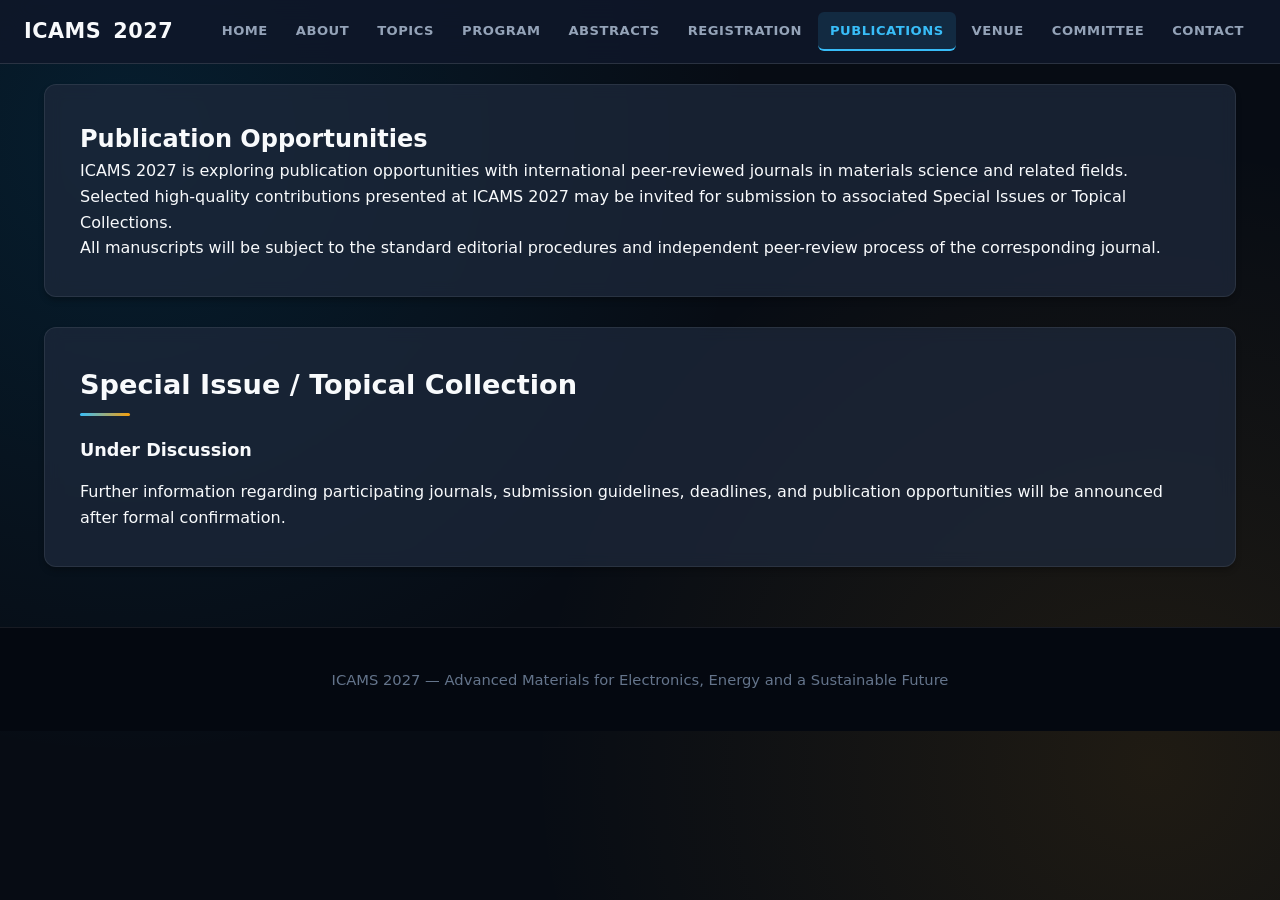
<file: PUBLICATIONS.html>
<!DOCTYPE html>
<html lang="en">
<head>
  <meta charset="UTF-8">
  <meta name="viewport" content="width=device-width, initial-scale=1.0">
  <title>Publications | ICAMS 2027</title>
  <link rel="stylesheet" href="style.css">
</head>
<body>

  <header class="site-header">
    <div class="container-navigation">
      <a href="index.html" class="brand"><strong>ICAMS</strong> <span>2027</span></a>
      <button class="menu-toggle" id="menuToggle" aria-label="Toggle Navigation">&#9776;</button>
      <nav class="main-nav" id="mainNav">
        <a href="index.html" class="nav-link">HOME</a>
        <a href="ABOUT.html" class="nav-link">ABOUT</a>
        <a href="TOPICS.html" class="nav-link">TOPICS</a>
        <a href="SPEAKERS.html" class="nav-link">SPEAKERS</a>
        <a href="PROGRAM.html" class="nav-link">PROGRAM</a>
        <a href="ABSTRACTS.html" class="nav-link">ABSTRACTS</a>
        <a href="REGISTRATION.html" class="nav-link">REGISTRATION</a>
        <a href="PUBLICATIONS.html" class="nav-link active">PUBLICATIONS</a>
        <a href="VENUE.html" class="nav-link">VENUE</a>
        <a href="COMMITTEE.html" class="nav-link">COMMITTEE</a>
        <a href="CONTACT.html" class="nav-link">CONTACT</a>
      </nav>
    </div>
  </header>

  <main class="page-container">
    <section class="content-card">
      <h1>Publication Opportunities</h1>
      <p>ICAMS 2027 is exploring publication opportunities with international peer-reviewed journals in materials science and related fields.</p>
      <p>Selected high-quality contributions presented at ICAMS 2027 may be invited for submission to associated Special Issues or Topical Collections.</p>
      <p>All manuscripts will be subject to the standard editorial procedures and independent peer-review process of the corresponding journal.</p>
    </section>

    <section class="content-card">
      <h2>Special Issue / Topical Collection</h2>
      <p style="color: var(--accent); font-weight: bold; font-size: 1.1rem;">Under Discussion</p>
      <p style="margin-top: 15px;">Further information regarding participating journals, submission guidelines, deadlines, and publication opportunities will be announced after formal confirmation.</p>
    </section>
  </main>
   
  <div class="modal" id="comingSoonModal" aria-hidden="true">
    <div class="modal-box">
      <button class="modal-close" id="modalClose">&times;</button>
      <h2>ICAMS 2027</h2>
      <button class="btn" id="modalButton">Close</button>
    </div>
  </div>

  <footer>
    <p>ICAMS 2027 — Advanced Materials for Electronics, Energy and a Sustainable Future</p>
  </footer>
  <script src="script.js"></script>
</body>
</html>
</file>
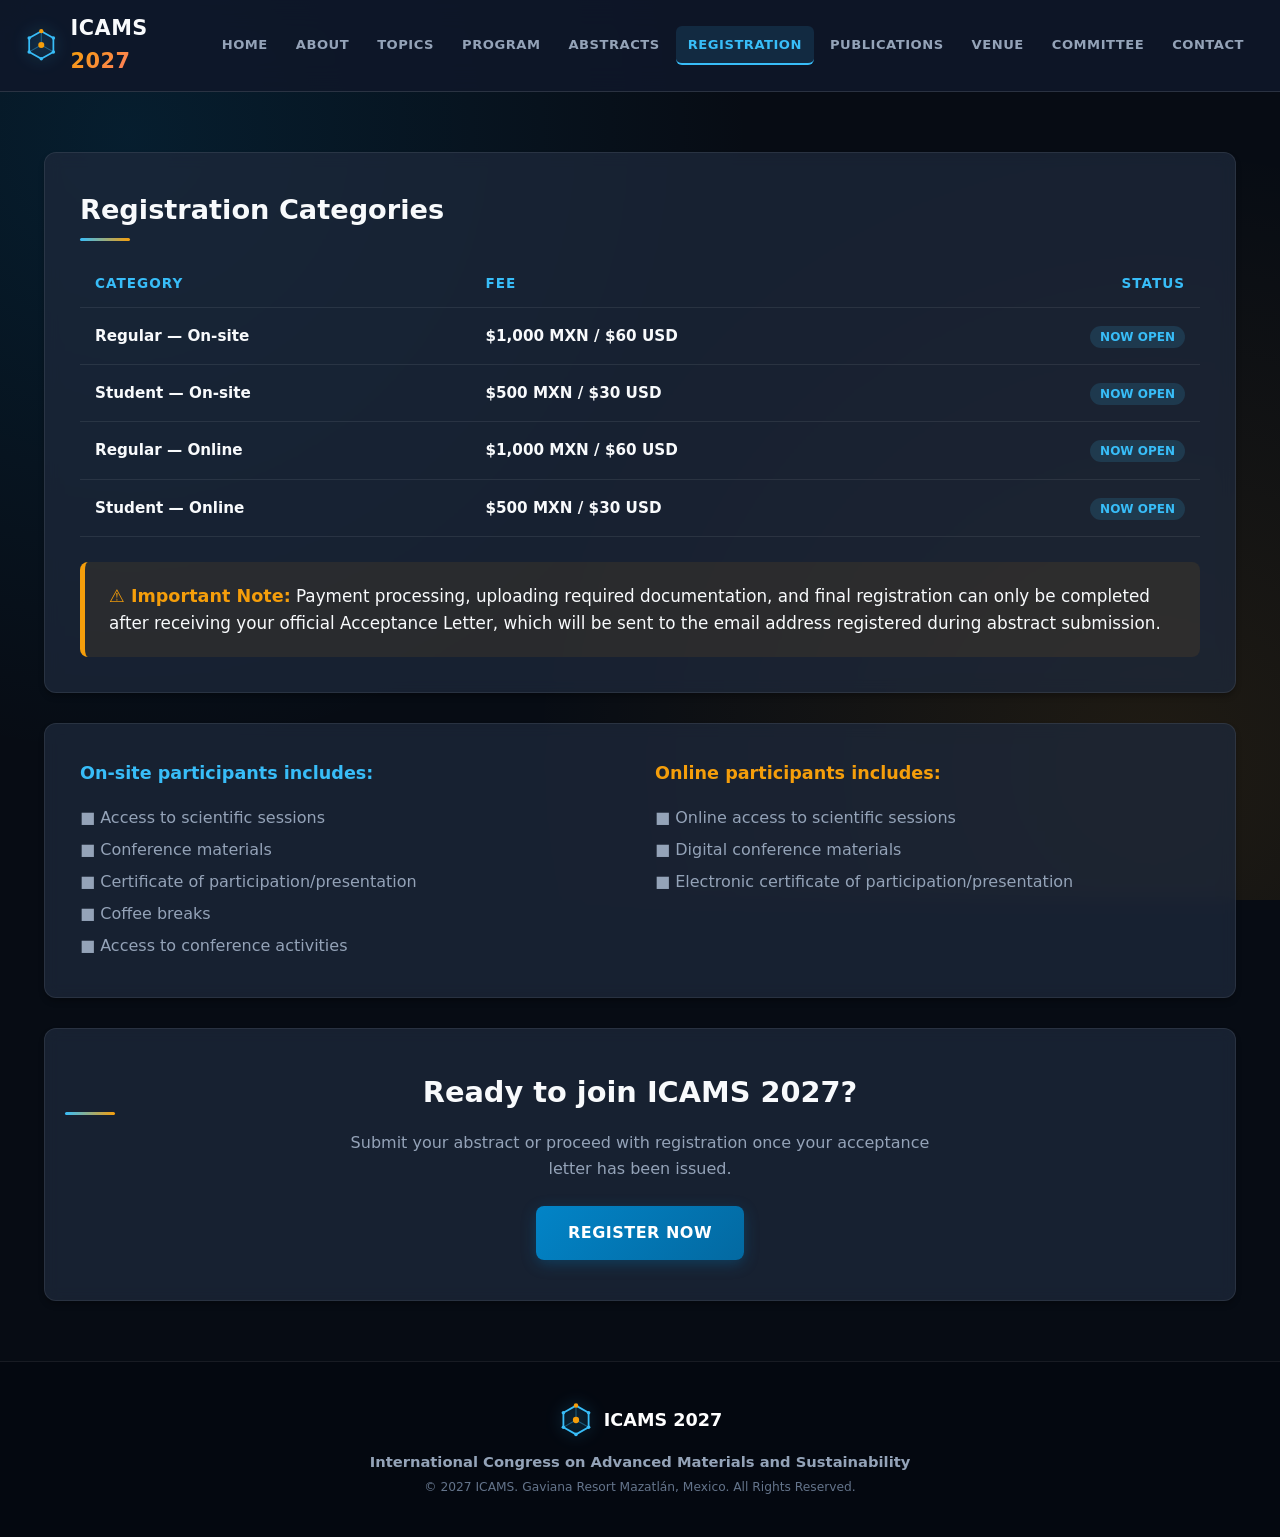
<file: REGISTRATION.html>
<!DOCTYPE html>
<html lang="en">
<head>
  <meta charset="UTF-8">
  <meta name="viewport" content="width=device-width, initial-scale=1.0">
  <title>Registration | ICAMS 2027</title>
  <link rel="stylesheet" href="style.css?v=4">
</head>
<body>

  <!-- Sticky Header -->
  <header class="site-header">
    <div class="container-navigation">
      <a href="index.html" class="brand">
        <svg class="site-logo-svg" viewBox="0 0 40 40" fill="none" xmlns="http://www.w3.org/2000/svg">
          <path d="M20 4 L34 12 L34 28 L20 36 L6 28 L6 12 Z" stroke="#38bdf8" stroke-width="2" fill="rgba(56, 189, 248, 0.04)"/>
          <line x1="20" y1="4" x2="20" y2="20" stroke="rgba(56, 189, 248, 0.4)" stroke-width="1.2"/>
          <line x1="34" y1="28" x2="20" y2="20" stroke="rgba(56, 189, 248, 0.4)" stroke-width="1.2"/>
          <line x1="6" y1="28" x2="20" y2="20" stroke="rgba(56, 189, 248, 0.4)" stroke-width="1.2"/>
          <circle cx="20" cy="4" r="2.5" fill="#f59e0b"/>
          <circle cx="34" cy="12" r="2" fill="#38bdf8"/>
          <circle cx="34" cy="28" r="2" fill="#38bdf8"/>
          <circle cx="20" cy="36" r="2" fill="#38bdf8"/>
          <circle cx="6" cy="28" r="2" fill="#38bdf8"/>
          <circle cx="6" cy="12" r="2" fill="#38bdf8"/>
          <circle cx="20" cy="20" r="3.5" fill="#f59e0b"/>
        </svg>
        <span class="brand-text">ICAMS <span>2027</span></span>
      </a>

      <button class="menu-toggle" id="menuToggle" aria-label="Toggle Navigation">&#9776;</button>
      
      <nav class="main-nav" id="mainNav">
        <a href="index.html" class="nav-link">HOME</a>
        <a href="ABOUT.html" class="nav-link">ABOUT</a>
        <a href="TOPICS.html" class="nav-link">TOPICS</a>
        <a href="SPEAKERS.html" class="nav-link">SPEAKERS</a>
        <a href="PROGRAM.html" class="nav-link">PROGRAM</a>
        <a href="ABSTRACTS.html" class="nav-link">ABSTRACTS</a>
        <a href="REGISTRATION.html" class="nav-link active">REGISTRATION</a>
        <a href="PUBLICATIONS.html" class="nav-link">PUBLICATIONS</a>
        <a href="VENUE.html" class="nav-link">VENUE</a>
        <a href="COMMITTEE.html" class="nav-link">COMMITTEE</a>
        <a href="CONTACT.html" class="nav-link">CONTACT</a>
      </nav>
    </div>
  </header>

  <main class="page-container" style="padding-top: 40px;">

    <!-- Registration Categories Card -->
    <section class="content-card">
      <h2>Registration Categories</h2>
      
      <div style="overflow-x: auto; margin-top: 20px;">
        <table style="width: 100%; border-collapse: collapse; text-align: left;">
          <thead>
            <tr style="border-bottom: 1px solid var(--border-light); color: var(--ocean-cyan); font-size: 0.85rem; text-transform: uppercase; letter-spacing: 1px;">
              <th style="padding: 12px 15px;">CATEGORY</th>
              <th style="padding: 12px 15px;">FEE</th>
              <th style="padding: 12px 15px; text-align: right;">STATUS</th>
            </tr>
          </thead>
          <tbody style="font-size: 0.95rem;">
            <tr style="border-bottom: 1px solid var(--border-light);">
              <td style="padding: 16px 15px; font-weight: 600;">Regular &mdash; On-site</td>
              <td style="padding: 16px 15px; font-weight: 700;">$1,000 MXN / $60 USD</td>
              <td style="padding: 16px 15px; text-align: right;">
                <span style="background: rgba(56, 189, 248, 0.15); color: var(--ocean-cyan); padding: 4px 10px; border-radius: 12px; font-size: 0.75rem; font-weight: 700;">NOW OPEN</span>
              </td>
            </tr>
            <tr style="border-bottom: 1px solid var(--border-light);">
              <td style="padding: 16px 15px; font-weight: 600;">Student &mdash; On-site</td>
              <td style="padding: 16px 15px; font-weight: 700;">$500 MXN / $30 USD</td>
              <td style="padding: 16px 15px; text-align: right;">
                <span style="background: rgba(56, 189, 248, 0.15); color: var(--ocean-cyan); padding: 4px 10px; border-radius: 12px; font-size: 0.75rem; font-weight: 700;">NOW OPEN</span>
              </td>
            </tr>
            <tr style="border-bottom: 1px solid var(--border-light);">
              <td style="padding: 16px 15px; font-weight: 600;">Regular &mdash; Online</td>
              <td style="padding: 16px 15px; font-weight: 700;">$1,000 MXN / $60 USD</td>
              <td style="padding: 16px 15px; text-align: right;">
                <span style="background: rgba(56, 189, 248, 0.15); color: var(--ocean-cyan); padding: 4px 10px; border-radius: 12px; font-size: 0.75rem; font-weight: 700;">NOW OPEN</span>
              </td>
            </tr>
            <tr style="border-bottom: 1px solid var(--border-light);">
              <td style="padding: 16px 15px; font-weight: 600;">Student &mdash; Online</td>
              <td style="padding: 16px 15px; font-weight: 700;">$500 MXN / $30 USD</td>
              <td style="padding: 16px 15px; text-align: right;">
                <span style="background: rgba(56, 189, 248, 0.15); color: var(--ocean-cyan); padding: 4px 10px; border-radius: 12px; font-size: 0.75rem; font-weight: 700;">NOW OPEN</span>
              </td>
            </tr>
          </tbody>
        </table>
      </div>

      <!-- Leyenda informativa debajo de la tabla -->
      <div style="margin-top: 25px; padding: 20px 24px; background: rgba(245, 158, 11, 0.08); border-left: 5px solid var(--sunset-gold); border-radius: 8px;">
        <p style="color: var(--text-main); font-size: 1.05rem; line-height: 1.6; margin: 0;">
          <strong style="color: var(--sunset-gold); font-size: 1.1rem;">&#9888; Important Note:</strong> Payment processing, uploading required documentation, and final registration can only be completed after receiving your official Acceptance Letter, which will be sent to the email address registered during abstract submission.
        </p>
      </div>
    </section>

    <!-- Includes Card -->
    <section class="content-card">
      <div style="display: grid; grid-template-columns: repeat(auto-fit, minmax(300px, 1fr)); gap: 30px;">
        <div>
          <h3 style="color: var(--ocean-cyan); font-size: 1.1rem; margin-bottom: 15px;">On-site participants includes:</h3>
          <ul style="list-style: none; padding-left: 0; color: var(--text-muted); line-height: 2;">
            <li>&#9632; Access to scientific sessions</li>
            <li>&#9632; Conference materials</li>
            <li>&#9632; Certificate of participation/presentation</li>
            <li>&#9632; Coffee breaks</li>
            <li>&#9632; Access to conference activities</li>
          </ul>
        </div>
        <div>
          <h3 style="color: var(--sunset-gold); font-size: 1.1rem; margin-bottom: 15px;">Online participants includes:</h3>
          <ul style="list-style: none; padding-left: 0; color: var(--text-muted); line-height: 2;">
            <li>&#9632; Online access to scientific sessions</li>
            <li>&#9632; Digital conference materials</li>
            <li>&#9632; Electronic certificate of participation/presentation</li>
          </ul>
        </div>
      </div>
    </section>

    <!-- Call to Action -->
    <section class="content-card" style="text-align: center; padding: 40px 20px;">
      <h2 style="border: none; padding: 0; font-size: 1.8rem; margin-bottom: 15px;">Ready to join ICAMS 2027?</h2>
      <p style="color: var(--text-muted); max-width: 600px; margin: 0 auto 25px auto;">Submit your abstract or proceed with registration once your acceptance letter has been issued.</p>
      <a href="https://docs.google.com/forms/d/e/1FAIpQLSeDC6glR7NazAbD7DxgjkT7c5nT2gerqv-KF_uIFPCyF3NIZg/viewform?usp=header" 
         target="_blank" 
         rel="noopener noreferrer" 
         class="btn btn-primary" style="padding: 14px 32px; font-size: 1rem;">
        REGISTER NOW
      </a>
    </section>

  </main>

  <footer>
    <div class="footer-logo">
      <svg class="site-logo-svg" viewBox="0 0 40 40" fill="none" xmlns="http://www.w3.org/2000/svg">
        <path d="M20 4 L34 12 L34 28 L20 36 L6 28 L6 12 Z" stroke="#38bdf8" stroke-width="2" fill="rgba(56, 189, 248, 0.04)"/>
        <line x1="20" y1="4" x2="20" y2="20" stroke="rgba(56, 189, 248, 0.4)" stroke-width="1.2"/>
        <line x1="34" y1="28" x2="20" y2="20" stroke="rgba(56, 189, 248, 0.4)" stroke-width="1.2"/>
        <line x1="6" y1="28" x2="20" y2="20" stroke="rgba(56, 189, 248, 0.4)" stroke-width="1.2"/>
        <circle cx="20" cy="4" r="2.5" fill="#f59e0b"/>
        <circle cx="34" cy="12" r="2" fill="#38bdf8"/>
        <circle cx="34" cy="28" r="2" fill="#38bdf8"/>
        <circle cx="20" cy="36" r="2" fill="#38bdf8"/>
        <circle cx="6" cy="28" r="2" fill="#38bdf8"/>
        <circle cx="6" cy="12" r="2" fill="#38bdf8"/>
        <circle cx="20" cy="20" r="3.5" fill="#f59e0b"/>
      </svg>
      <span style="font-size: 1.1rem; font-weight: 800; color: #fff;">ICAMS 2027</span>
    </div>
    <p><strong>International Congress on Advanced Materials and Sustainability</strong></p>
    <p><small>&copy; 2027 ICAMS. Gaviana Resort Mazatlán, Mexico. All Rights Reserved.</small></p>
  </footer>

  <script src="script.js"></script>
</body>
</html>
</file>
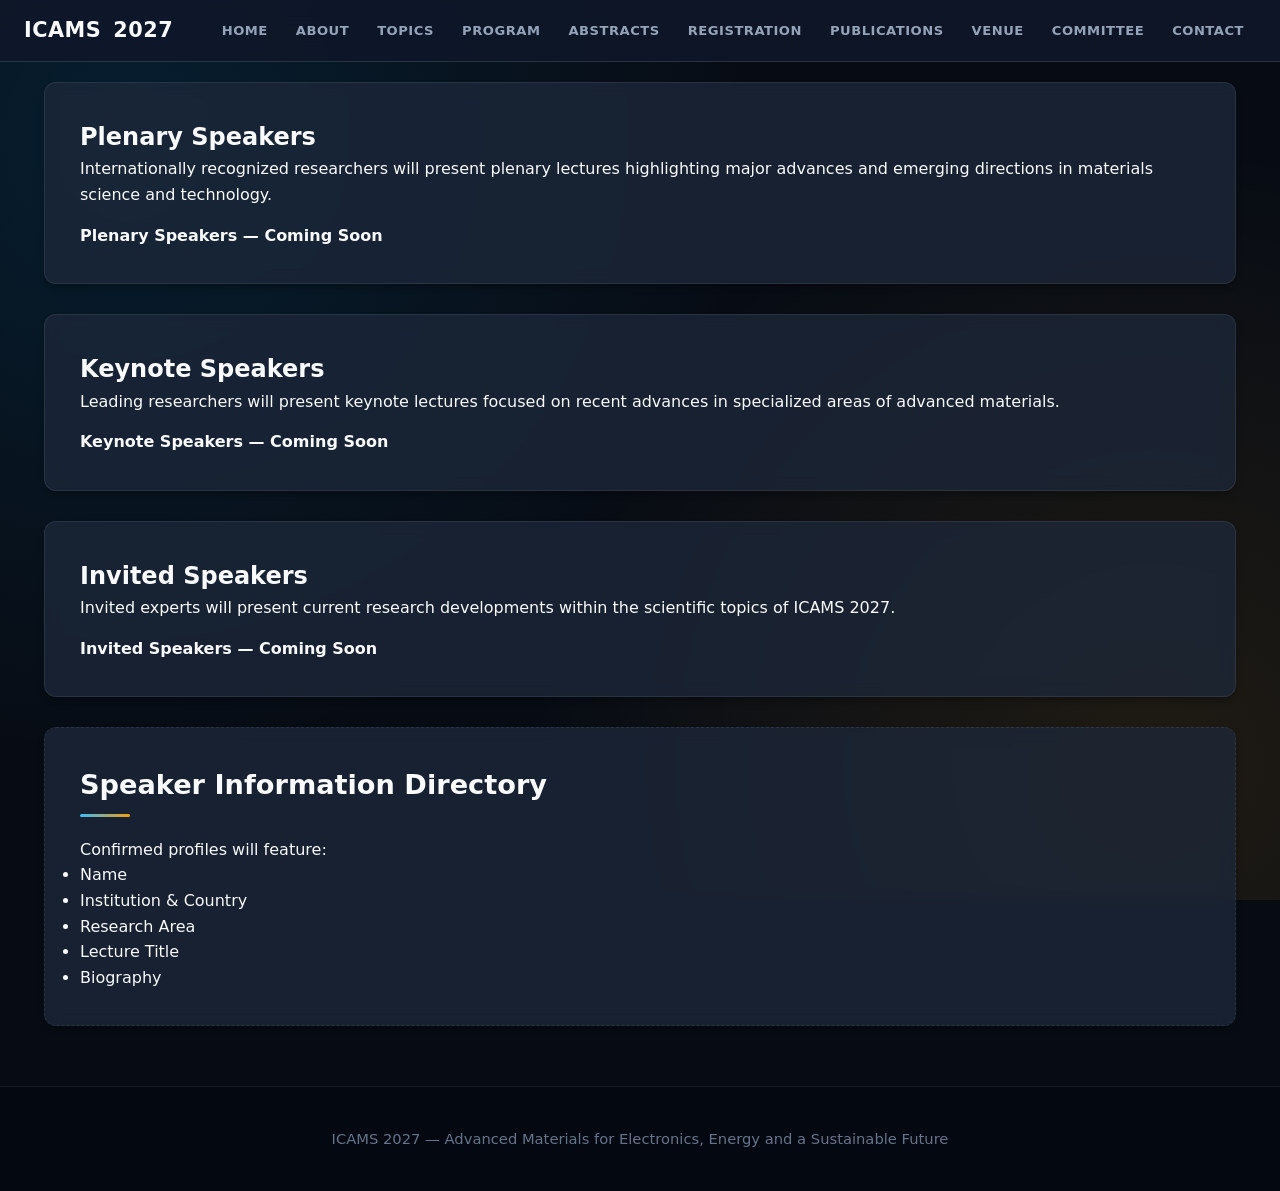
<file: SPEAKERS.html>
<!DOCTYPE html>
<html lang="en">
<head>
  <meta charset="UTF-8">
  <meta name="viewport" content="width=device-width, initial-scale=1.0">
  <title>Speakers | ICAMS 2027</title>
  <link rel="stylesheet" href="style.css">
</head>
<body>

  <header class="site-header">
    <div class="container-navigation">
      <a href="index.html" class="brand"><strong>ICAMS</strong> <span>2027</span></a>
      <button class="menu-toggle" id="menuToggle" aria-label="Toggle Navigation">&#9776;</button>
      <nav class="main-nav" id="mainNav">
        <a href="index.html" class="nav-link">HOME</a>
        <a href="ABOUT.html" class="nav-link">ABOUT</a>
        <a href="TOPICS.html" class="nav-link">TOPICS</a>
        <a href="SPEAKERS.html" class="nav-link active">SPEAKERS</a>
        <a href="PROGRAM.html" class="nav-link">PROGRAM</a>
        <a href="ABSTRACTS.html" class="nav-link">ABSTRACTS</a>
        <a href="REGISTRATION.html" class="nav-link">REGISTRATION</a>
        <a href="PUBLICATIONS.html" class="nav-link">PUBLICATIONS</a>
        <a href="VENUE.html" class="nav-link">VENUE</a>
        <a href="COMMITTEE.html" class="nav-link">COMMITTEE</a>
        <a href="CONTACT.html" class="nav-link">CONTACT</a>
      </nav>
    </div>
  </header>

  <main class="page-container">
    <section class="content-card">
      <h1>Plenary Speakers</h1>
      <p>Internationally recognized researchers will present plenary lectures highlighting major advances and emerging directions in materials science and technology.</p>
      <p style="color: var(--accent); font-weight: bold; margin-top: 15px;">Plenary Speakers — Coming Soon</p>
    </section>

    <section class="content-card">
      <h1>Keynote Speakers</h1>
      <p>Leading researchers will present keynote lectures focused on recent advances in specialized areas of advanced materials.</p>
      <p style="color: var(--accent); font-weight: bold; margin-top: 15px;">Keynote Speakers — Coming Soon</p>
    </section>

    <section class="content-card">
      <h1>Invited Speakers</h1>
      <p>Invited experts will present current research developments within the scientific topics of ICAMS 2027.</p>
      <p style="color: var(--accent); font-weight: bold; margin-top: 15px;">Invited Speakers — Coming Soon</p>
    </section>

    <section class="content-card" style="border-style: dashed;">
      <h2>Speaker Information Directory</h2>
      <p>Confirmed profiles will feature:</p>
      <ul>
        <li>Name</li>
        <li>Institution & Country</li>
        <li>Research Area</li>
        <li>Lecture Title</li>
        <li>Biography</li>
      </ul>
    </section>
  </main>
   
  <div class="modal" id="comingSoonModal" aria-hidden="true">
    <div class="modal-box">
      <button class="modal-close" id="modalClose">&times;</button>
      <h2>ICAMS 2027</h2>
      <button class="btn" id="modalButton">Close</button>
    </div>
  </div>

  <footer>
    <p>ICAMS 2027 — Advanced Materials for Electronics, Energy and a Sustainable Future</p>
  </footer>
  <script src="script.js"></script>
</body>
</html>
</file>
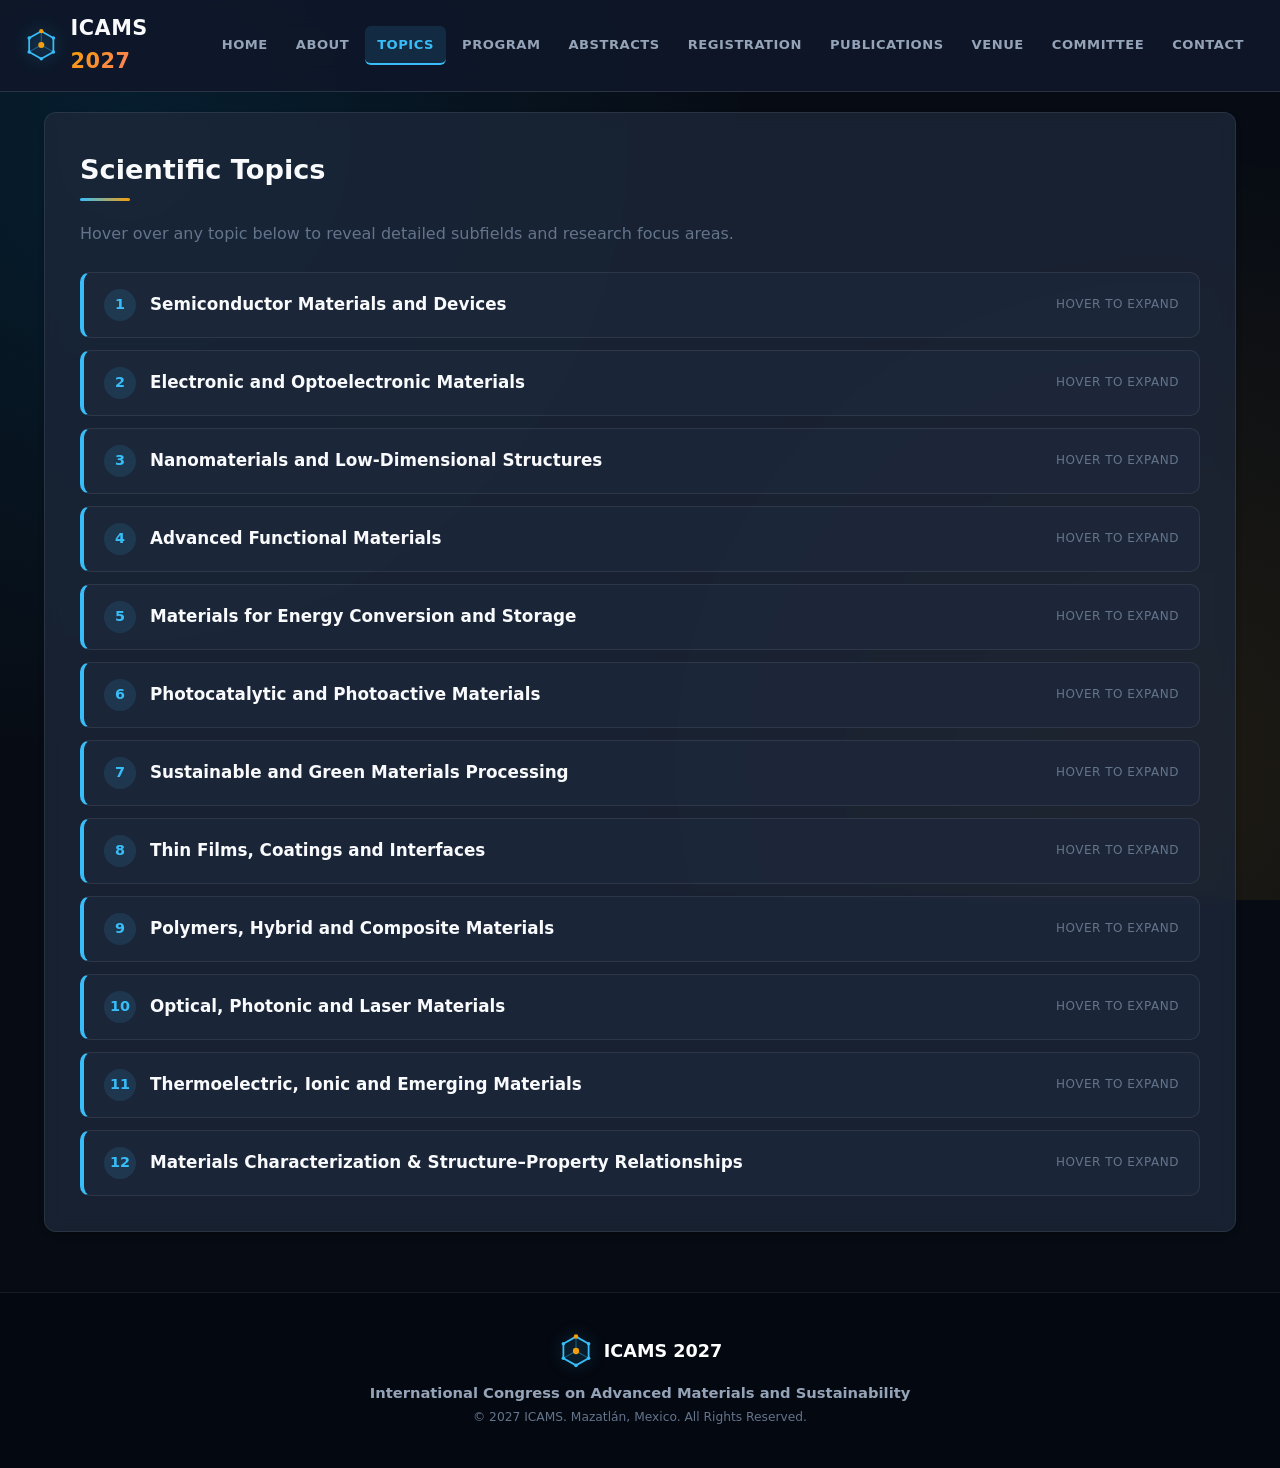
<file: TOPICS.html>
<!DOCTYPE html>
<html lang="en">
<head>
  <meta charset="UTF-8">
  <meta name="viewport" content="width=device-width, initial-scale=1.0">
  <title>ICAMS 2027 | Scientific Topics</title>
  <link rel="stylesheet" href="style.css?v=3">
</head>
<body>

  <!-- Sticky Header -->
  <header class="site-header">
    <div class="container-navigation">
      <a href="index.html" class="brand">
        <svg class="site-logo-svg" viewBox="0 0 40 40" fill="none" xmlns="http://www.w3.org/2000/svg">
          <path d="M20 4 L34 12 L34 28 L20 36 L6 28 L6 12 Z" stroke="#38bdf8" stroke-width="2" fill="rgba(56, 189, 248, 0.04)"/>
          <line x1="20" y1="4" x2="20" y2="20" stroke="rgba(56, 189, 248, 0.4)" stroke-width="1.2"/>
          <line x1="34" y1="28" x2="20" y2="20" stroke="rgba(56, 189, 248, 0.4)" stroke-width="1.2"/>
          <line x1="6" y1="28" x2="20" y2="20" stroke="rgba(56, 189, 248, 0.4)" stroke-width="1.2"/>
          <circle cx="20" cy="4" r="2.5" fill="#f59e0b"/>
          <circle cx="34" cy="12" r="2" fill="#38bdf8"/>
          <circle cx="34" cy="28" r="2" fill="#38bdf8"/>
          <circle cx="20" cy="36" r="2" fill="#38bdf8"/>
          <circle cx="6" cy="28" r="2" fill="#38bdf8"/>
          <circle cx="6" cy="12" r="2" fill="#38bdf8"/>
          <circle cx="20" cy="20" r="3.5" fill="#f59e0b"/>
        </svg>
        <span class="brand-text">ICAMS <span>2027</span></span>
      </a>

      <button class="menu-toggle" id="menuToggle" aria-label="Toggle Navigation">&#9776;</button>
      
      <nav class="main-nav" id="mainNav">
        <a href="index.html" class="nav-link">HOME</a>
        <a href="ABOUT.html" class="nav-link">ABOUT</a>
        <a href="TOPICS.html" class="nav-link active">TOPICS</a>
        <a href="SPEAKERS.html" class="nav-link">SPEAKERS</a>
        <a href="PROGRAM.html" class="nav-link">PROGRAM</a>
        <a href="ABSTRACTS.html" class="nav-link">ABSTRACTS</a>
        <a href="REGISTRATION.html" class="nav-link">REGISTRATION</a>
        <a href="PUBLICATIONS.html" class="nav-link">PUBLICATIONS</a>
        <a href="VENUE.html" class="nav-link">VENUE</a>
        <a href="COMMITTEE.html" class="nav-link">COMMITTEE</a>
        <a href="CONTACT.html" class="nav-link">CONTACT</a>
      </nav>
    </div>
  </header>

  <main class="page-container">
    <section class="content-card">
      <h2>Scientific Topics</h2>
      <p style="color: var(--text-dim); margin-bottom: 25px;">Hover over any topic below to reveal detailed subfields and research focus areas.</p>

      <div class="topics-container">
        
        <div class="topic-card">
          <div class="topic-header">
            <span class="topic-number">1</span>
            <h3 class="topic-title">Semiconductor Materials and Devices</h3>
            <span class="topic-hint">Hover to expand</span>
          </div>
          <div class="topic-desc">
            Semiconductor synthesis, processing, doping, defects, heterostructures, electrical properties, semiconductor physics, and device applications.
          </div>
        </div>

        <div class="topic-card">
          <div class="topic-header">
            <span class="topic-number">2</span>
            <h3 class="topic-title">Electronic and Optoelectronic Materials</h3>
            <span class="topic-hint">Hover to expand</span>
          </div>
          <div class="topic-desc">
            Electronic materials, optoelectronic materials, optical and electrical properties, LEDs, photodetectors, sensors, and related devices.
          </div>
        </div>

        <div class="topic-card">
          <div class="topic-header">
            <span class="topic-number">3</span>
            <h3 class="topic-title">Nanomaterials and Low-Dimensional Structures</h3>
            <span class="topic-hint">Hover to expand</span>
          </div>
          <div class="topic-desc">
            Nanoparticles, nanowires, nanotubes, quantum dots, thin films, two-dimensional materials, and nanostructured systems.
          </div>
        </div>

        <div class="topic-card">
          <div class="topic-header">
            <span class="topic-number">4</span>
            <h3 class="topic-title">Advanced Functional Materials</h3>
            <span class="topic-hint">Hover to expand</span>
          </div>
          <div class="topic-desc">
            Dielectric, ferroelectric, piezoelectric, magnetic, multifunctional, and smart materials.
          </div>
        </div>

        <div class="topic-card">
          <div class="topic-header">
            <span class="topic-number">5</span>
            <h3 class="topic-title">Materials for Energy Conversion and Storage</h3>
            <span class="topic-hint">Hover to expand</span>
          </div>
          <div class="topic-desc">
            Solar cells, batteries, supercapacitors, fuel cells, energy harvesting, hydrogen technologies, and advanced materials for energy applications.
          </div>
        </div>

        <div class="topic-card">
          <div class="topic-header">
            <span class="topic-number">6</span>
            <h3 class="topic-title">Photocatalytic and Photoactive Materials</h3>
            <span class="topic-hint">Hover to expand</span>
          </div>
          <div class="topic-desc">
            Semiconductor photocatalysts, heterojunctions, photoelectrochemistry, solar-driven processes, pollutant degradation, and environmental remediation.
          </div>
        </div>

        <div class="topic-card">
          <div class="topic-header">
            <span class="topic-number">7</span>
            <h3 class="topic-title">Sustainable and Green Materials Processing</h3>
            <span class="topic-hint">Hover to expand</span>
          </div>
          <div class="topic-desc">
            Green synthesis, bio-assisted synthesis, sustainable precursors, low-energy processing, waste-derived materials, circular materials, and environmentally responsible fabrication.
          </div>
        </div>

        <div class="topic-card">
          <div class="topic-header">
            <span class="topic-number">8</span>
            <h3 class="topic-title">Thin Films, Coatings and Interfaces</h3>
            <span class="topic-hint">Hover to expand</span>
          </div>
          <div class="topic-desc">
            Thin-film deposition, functional coatings, surface engineering, interfaces, contacts, surface modification, and related characterization.
          </div>
        </div>

        <div class="topic-card">
          <div class="topic-header">
            <span class="topic-number">9</span>
            <h3 class="topic-title">Polymers, Hybrid and Composite Materials</h3>
            <span class="topic-hint">Hover to expand</span>
          </div>
          <div class="topic-desc">
            Conducting polymers, organic semiconductors, polymer composites, hybrid materials, and multifunctional composites.
          </div>
        </div>

        <div class="topic-card">
          <div class="topic-header">
            <span class="topic-number">10</span>
            <h3 class="topic-title">Optical, Photonic and Laser Materials</h3>
            <span class="topic-hint">Hover to expand</span>
          </div>
          <div class="topic-desc">
            Optical materials, photonic materials, nonlinear optical materials, luminescent materials, crystals, glasses, and laser materials.
          </div>
        </div>

        <div class="topic-card">
          <div class="topic-header">
            <span class="topic-number">11</span>
            <h3 class="topic-title">Thermoelectric, Ionic and Emerging Materials</h3>
            <span class="topic-hint">Hover to expand</span>
          </div>
          <div class="topic-desc">
            Thermoelectric materials, solid-state ionic materials, novel functional materials, and emerging materials technologies.
          </div>
        </div>

        <div class="topic-card">
          <div class="topic-header">
            <span class="topic-number">12</span>
            <h3 class="topic-title">Materials Characterization & Structure–Property Relationships</h3>
            <span class="topic-hint">Hover to expand</span>
          </div>
          <div class="topic-desc">
            Structural, morphological, optical, electrical, dielectric, magnetic, thermal, and surface characterization, including advanced microscopy, diffraction, and spectroscopy.
          </div>
        </div>

      </div>
    </section>
  </main>
   
  <footer>
    <div class="footer-logo">
      <svg class="site-logo-svg" viewBox="0 0 40 40" fill="none" xmlns="http://www.w3.org/2000/svg">
        <path d="M20 4 L34 12 L34 28 L20 36 L6 28 L6 12 Z" stroke="#38bdf8" stroke-width="2" fill="rgba(56, 189, 248, 0.04)"/>
        <line x1="20" y1="4" x2="20" y2="20" stroke="rgba(56, 189, 248, 0.4)" stroke-width="1.2"/>
        <line x1="34" y1="28" x2="20" y2="20" stroke="rgba(56, 189, 248, 0.4)" stroke-width="1.2"/>
        <line x1="6" y1="28" x2="20" y2="20" stroke="rgba(56, 189, 248, 0.4)" stroke-width="1.2"/>
        <circle cx="20" cy="4" r="2.5" fill="#f59e0b"/>
        <circle cx="34" cy="12" r="2" fill="#38bdf8"/>
        <circle cx="34" cy="28" r="2" fill="#38bdf8"/>
        <circle cx="20" cy="36" r="2" fill="#38bdf8"/>
        <circle cx="6" cy="28" r="2" fill="#38bdf8"/>
        <circle cx="6" cy="12" r="2" fill="#38bdf8"/>
        <circle cx="20" cy="20" r="3.5" fill="#f59e0b"/>
      </svg>
      <span style="font-size: 1.1rem; font-weight: 800; color: #fff;">ICAMS 2027</span>
    </div>
    <p><strong>International Congress on Advanced Materials and Sustainability</strong></p>
    <p><small>&copy; 2027 ICAMS. Mazatlán, Mexico. All Rights Reserved.</small></p>
  </footer>

  <script src="script.js"></script>
</body>
</html>
</file>
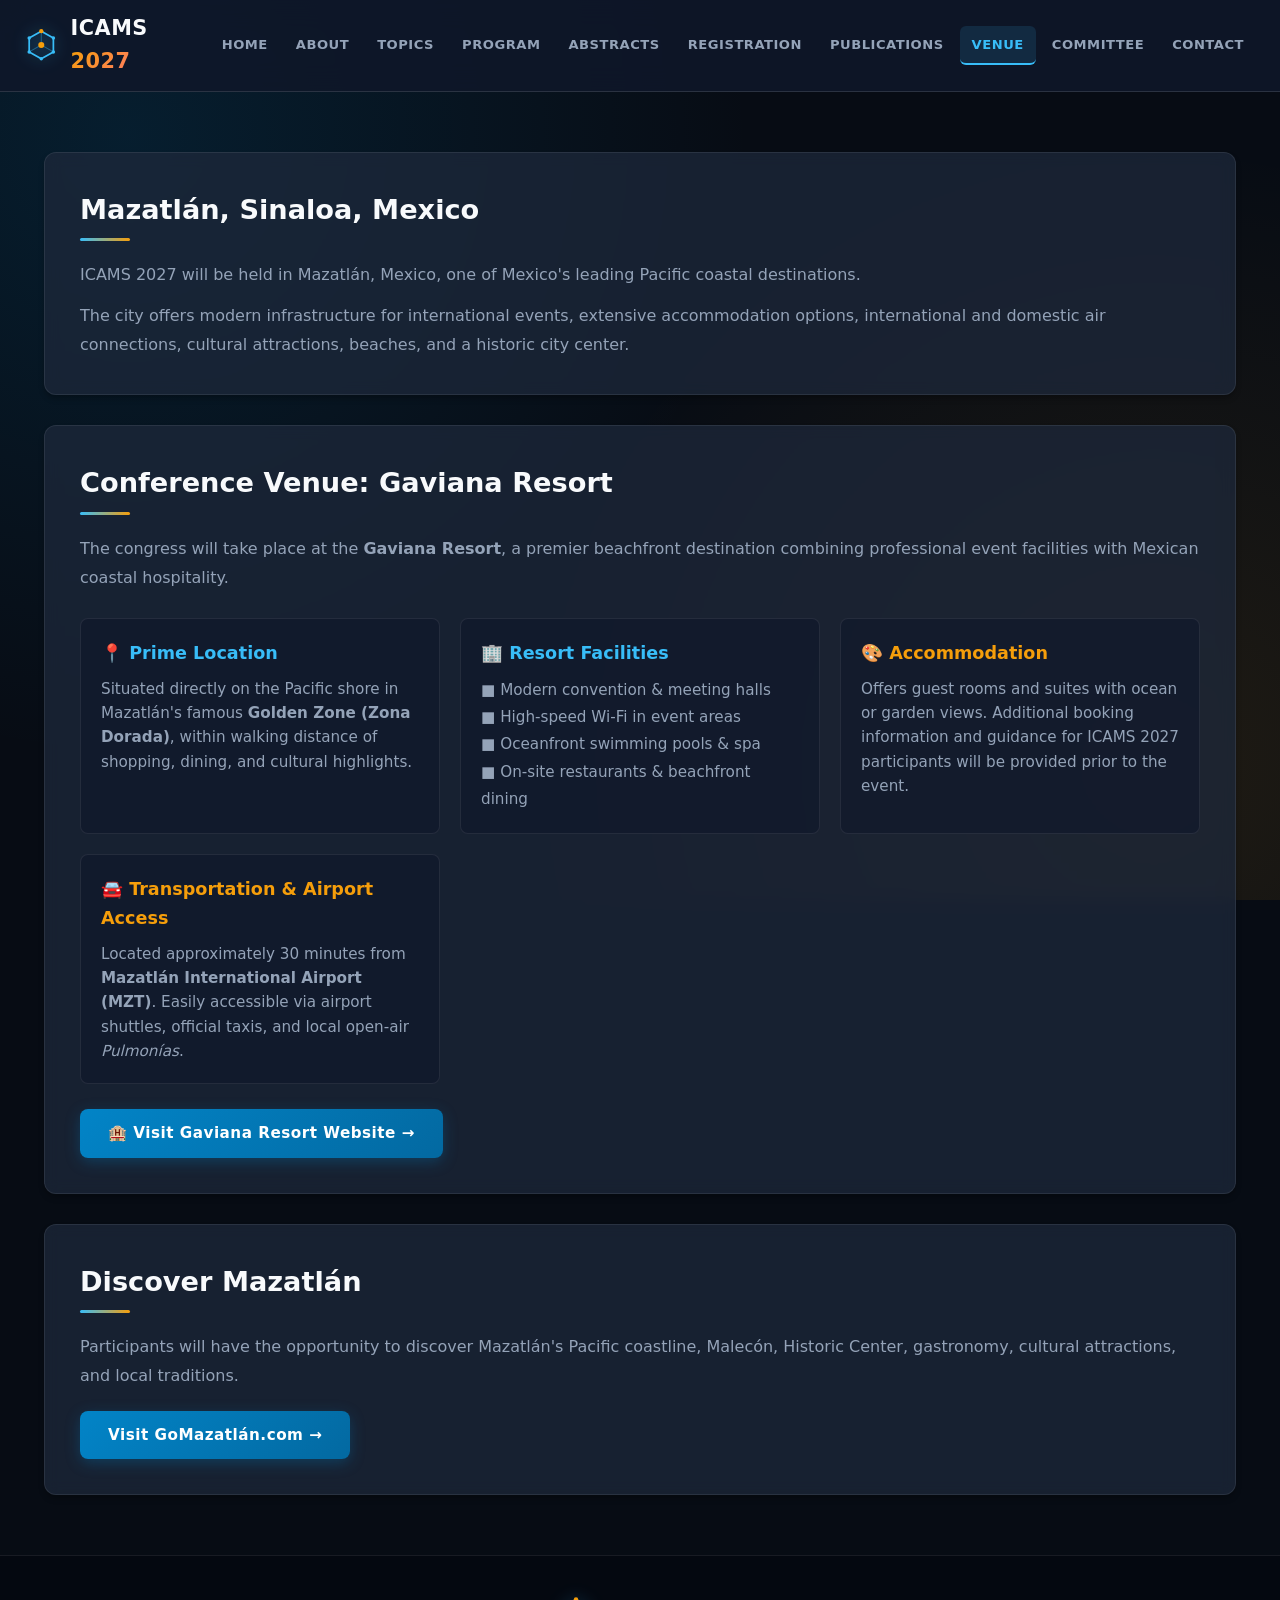
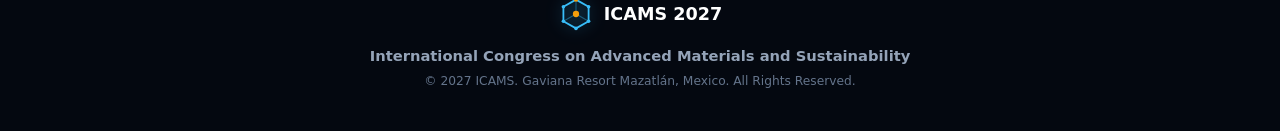
<file: VENUE.html>
<!DOCTYPE html>
<html lang="en">
<head>
  <meta charset="UTF-8">
  <meta name="viewport" content="width=device-width, initial-scale=1.0">
  <title>Venue | ICAMS 2027</title>
  <link rel="stylesheet" href="style.css?v=4">
</head>
<body>

  <!-- Sticky Header -->
  <header class="site-header">
    <div class="container-navigation">
      <a href="index.html" class="brand">
        <svg class="site-logo-svg" viewBox="0 0 40 40" fill="none" xmlns="http://www.w3.org/2000/svg">
          <path d="M20 4 L34 12 L34 28 L20 36 L6 28 L6 12 Z" stroke="#38bdf8" stroke-width="2" fill="rgba(56, 189, 248, 0.04)"/>
          <line x1="20" y1="4" x2="20" y2="20" stroke="rgba(56, 189, 248, 0.4)" stroke-width="1.2"/>
          <line x1="34" y1="28" x2="20" y2="20" stroke="rgba(56, 189, 248, 0.4)" stroke-width="1.2"/>
          <line x1="6" y1="28" x2="20" y2="20" stroke="rgba(56, 189, 248, 0.4)" stroke-width="1.2"/>
          <circle cx="20" cy="4" r="2.5" fill="#f59e0b"/>
          <circle cx="34" cy="12" r="2" fill="#38bdf8"/>
          <circle cx="34" cy="28" r="2" fill="#38bdf8"/>
          <circle cx="20" cy="36" r="2" fill="#38bdf8"/>
          <circle cx="6" cy="28" r="2" fill="#38bdf8"/>
          <circle cx="6" cy="12" r="2" fill="#38bdf8"/>
          <circle cx="20" cy="20" r="3.5" fill="#f59e0b"/>
        </svg>
        <span class="brand-text">ICAMS <span>2027</span></span>
      </a>

      <button class="menu-toggle" id="menuToggle" aria-label="Toggle Navigation">&#9776;</button>
      
      <nav class="main-nav" id="mainNav">
        <a href="index.html" class="nav-link">HOME</a>
        <a href="ABOUT.html" class="nav-link">ABOUT</a>
        <a href="TOPICS.html" class="nav-link">TOPICS</a>
        <a href="SPEAKERS.html" class="nav-link">SPEAKERS</a>
        <a href="PROGRAM.html" class="nav-link">PROGRAM</a>
        <a href="ABSTRACTS.html" class="nav-link">ABSTRACTS</a>
        <a href="REGISTRATION.html" class="nav-link">REGISTRATION</a>
        <a href="PUBLICATIONS.html" class="nav-link">PUBLICATIONS</a>
        <a href="VENUE.html" class="nav-link active">VENUE</a>
        <a href="COMMITTEE.html" class="nav-link">COMMITTEE</a>
        <a href="CONTACT.html" class="nav-link">CONTACT</a>
      </nav>
    </div>
  </header>

  <main class="page-container" style="padding-top: 40px;">

    <!-- City Overview Card -->
    <section class="content-card">
      <h2>Mazatlán, Sinaloa, Mexico</h2>
      <p style="color: var(--text-muted); line-height: 1.8; margin-top: 15px; margin-bottom: 12px;">
        ICAMS 2027 will be held in Mazatlán, Mexico, one of Mexico's leading Pacific coastal destinations.
      </p>
      <p style="color: var(--text-muted); line-height: 1.8;">
        The city offers modern infrastructure for international events, extensive accommodation options, international and domestic air connections, cultural attractions, beaches, and a historic city center.
      </p>
    </section>

    <!-- Conference Venue Card: Gaviana Resort -->
    <section class="content-card">
      <h2>Conference Venue: Gaviana Resort</h2>
      <p style="color: var(--text-muted); line-height: 1.8; margin-top: 15px; margin-bottom: 25px;">
        The congress will take place at the <strong>Gaviana Resort</strong>, a premier beachfront destination combining professional event facilities with Mexican coastal hospitality.
      </p>

      <div style="display: grid; grid-template-columns: repeat(auto-fit, minmax(280px, 1fr)); gap: 20px;">
        <!-- Location -->
        <div style="background: rgba(15, 23, 42, 0.6); border: 1px solid var(--border-light); border-radius: 8px; padding: 20px;">
          <h3 style="color: var(--ocean-cyan); font-size: 1.1rem; margin-bottom: 10px;">&#128205; Prime Location</h3>
          <p style="color: var(--text-muted); font-size: 0.95rem; line-height: 1.6;">
            Situated directly on the Pacific shore in Mazatlán's famous <strong>Golden Zone (Zona Dorada)</strong>, within walking distance of shopping, dining, and cultural highlights.
          </p>
        </div>

        <!-- Facilities -->
        <div style="background: rgba(15, 23, 42, 0.6); border: 1px solid var(--border-light); border-radius: 8px; padding: 20px;">
          <h3 style="color: var(--ocean-cyan); font-size: 1.1rem; margin-bottom: 10px;">&#127970; Resort Facilities</h3>
          <ul style="list-style: none; padding: 0; color: var(--text-muted); font-size: 0.95rem; line-height: 1.8;">
            <li>&#9632; Modern convention &amp; meeting halls</li>
            <li>&#9632; High-speed Wi-Fi in event areas</li>
            <li>&#9632; Oceanfront swimming pools &amp; spa</li>
            <li>&#9632; On-site restaurants &amp; beachfront dining</li>
          </ul>
        </div>

        <!-- Accommodation -->
        <div style="background: rgba(15, 23, 42, 0.6); border: 1px solid var(--border-light); border-radius: 8px; padding: 20px;">
          <h3 style="color: var(--sunset-gold); font-size: 1.1rem; margin-bottom: 10px;">&#127912; Accommodation</h3>
          <p style="color: var(--text-muted); font-size: 0.95rem; line-height: 1.6;">
            Offers guest rooms and suites with ocean or garden views. Additional booking information and guidance for ICAMS 2027 participants will be provided prior to the event.
          </p>
        </div>

        <!-- Transportation -->
        <div style="background: rgba(15, 23, 42, 0.6); border: 1px solid var(--border-light); border-radius: 8px; padding: 20px;">
          <h3 style="color: var(--sunset-gold); font-size: 1.1rem; margin-bottom: 10px;">&#128664; Transportation &amp; Airport Access</h3>
          <p style="color: var(--text-muted); font-size: 0.95rem; line-height: 1.6;">
            Located approximately 30 minutes from <strong>Mazatlán International Airport (MZT)</strong>. Easily accessible via airport shuttles, official taxis, and local open-air <em>Pulmonías</em>.
          </p>
        </div>
      </div>

      <!-- Botón de enlace a Gaviana Resort -->
      <div style="margin-top: 25px;">
        <a href="https://gaviana.com/es" 
           target="_blank" 
           rel="noopener noreferrer" 
           class="btn btn-primary" style="display: inline-flex; align-items: center; gap: 8px;">
          &#127976; Visit Gaviana Resort Website &rarr;
        </a>
      </div>
    </section>

    <!-- Discover Mazatlán Card -->
    <section class="content-card">
      <h2>Discover Mazatlán</h2>
      <p style="color: var(--text-muted); line-height: 1.8; margin-top: 15px; margin-bottom: 20px;">
        Participants will have the opportunity to discover Mazatlán's Pacific coastline, Malecón, Historic Center, gastronomy, cultural attractions, and local traditions.
      </p>
      <div>
        <a href="https://www.gomazatlan.com/" 
           target="_blank" 
           rel="noopener noreferrer" 
           class="btn btn-primary">
          Visit GoMazatlán.com &rarr;
        </a>
      </div>
    </section>

  </main>

  <footer>
    <div class="footer-logo">
      <svg class="site-logo-svg" viewBox="0 0 40 40" fill="none" xmlns="http://www.w3.org/2000/svg">
        <path d="M20 4 L34 12 L34 28 L20 36 L6 28 L6 12 Z" stroke="#38bdf8" stroke-width="2" fill="rgba(56, 189, 248, 0.04)"/>
        <line x1="20" y1="4" x2="20" y2="20" stroke="rgba(56, 189, 248, 0.4)" stroke-width="1.2"/>
        <line x1="34" y1="28" x2="20" y2="20" stroke="rgba(56, 189, 248, 0.4)" stroke-width="1.2"/>
        <line x1="6" y1="28" x2="20" y2="20" stroke="rgba(56, 189, 248, 0.4)" stroke-width="1.2"/>
        <circle cx="20" cy="4" r="2.5" fill="#f59e0b"/>
        <circle cx="34" cy="12" r="2" fill="#38bdf8"/>
        <circle cx="34" cy="28" r="2" fill="#38bdf8"/>
        <circle cx="20" cy="36" r="2" fill="#38bdf8"/>
        <circle cx="6" cy="28" r="2" fill="#38bdf8"/>
        <circle cx="6" cy="12" r="2" fill="#38bdf8"/>
        <circle cx="20" cy="20" r="3.5" fill="#f59e0b"/>
      </svg>
      <span style="font-size: 1.1rem; font-weight: 800; color: #fff;">ICAMS 2027</span>
    </div>
    <p><strong>International Congress on Advanced Materials and Sustainability</strong></p>
    <p><small>&copy; 2027 ICAMS. Gaviana Resort Mazatlán, Mexico. All Rights Reserved.</small></p>
  </footer>

  <script src="script.js"></script>
</body>
</html>
</file>
<file: style.css>
/* ==========================================================================
   ICAMS 2027 - Academic Theme + Pacific Accents
   ========================================================================== */

:root {
  --bg-dark: #070c14;
  --bg-surface: #0f172a;
  --bg-card: rgba(30, 41, 59, 0.75);
  --bg-card-hover: rgba(30, 41, 59, 0.95);
  
  --text-main: #f8fafc;
  --text-muted: #94a3b8;
  --text-dim: #64748b;
  
  --ocean-blue: #0284c7;
  --ocean-cyan: #38bdf8;
  --sunset-gold: #f59e0b;
  --sunset-coral: #ff7e5f;
        
  --border-light: rgba(255, 255, 255, 0.08);
  --border-glow: rgba(56, 189, 248, 0.35);
  --glass-bg: rgba(15, 23, 42, 0.88);
  --glass-border: rgba(255, 255, 255, 0.12);
  
  --shadow-sm: 0 4px 6px -1px rgba(0, 0, 0, 0.3);
  --shadow-lg: 0 12px 30px -5px rgba(0, 0, 0, 0.5), 0 0 25px rgba(56, 189, 248, 0.15);
  --transition: all 0.3s cubic-bezier(0.4, 0, 0.2, 1);
}

* {
  box-sizing: border-box;
  margin: 0;
  padding: 0;
}

body {
  font-family: 'Segoe UI', system-ui, -apple-system, BlinkMacSystemFont, Roboto, sans-serif;
  background-color: var(--bg-dark);
  background-image: 
    radial-gradient(circle at 10% 15%, rgba(2, 132, 199, 0.15) 0%, transparent 45%),
    radial-gradient(circle at 90% 85%, rgba(245, 158, 11, 0.1) 0%, transparent 45%);
  background-attachment: fixed;
  color: var(--text-main);
  line-height: 1.6;
  -webkit-font-smoothing: antialiased;
}

/* Header & Logo */
.site-header {
  position: sticky;
  top: 0;
  z-index: 1000;
  background: var(--glass-bg);
  backdrop-filter: blur(14px);
  -webkit-backdrop-filter: blur(14px);
  border-bottom: 1px solid var(--glass-border);
  transition: var(--transition);
}

.site-header.scrolled {
  box-shadow: 0 10px 30px rgba(0, 0, 0, 0.7);
  border-bottom-color: var(--border-glow);
}

.container-navigation {
  display: flex;
  justify-content: space-between;
  align-items: center;
  max-width: 1280px;
  margin: 0 auto;
  padding: 12px 24px;
}

.brand {
  color: var(--text-main);
  text-decoration: none;
  font-size: 1.3rem;
  font-weight: 800;
  letter-spacing: 0.5px;
  display: flex;
  align-items: center;
  gap: 12px;
}

.brand-text span {
  background: linear-gradient(135deg, var(--sunset-gold), var(--sunset-coral));
  -webkit-background-clip: text;
  -webkit-text-fill-color: transparent;
}

.site-logo-svg {
  width: 36px;
  height: 36px;
  filter: drop-shadow(0 0 8px rgba(56, 189, 248, 0.4));
  transition: var(--transition);
}

.brand:hover .site-logo-svg {
  transform: rotate(30deg) scale(1.08);
}

.main-nav {
  display: flex;
  gap: 4px;
}

.nav-link {
  color: var(--text-muted);
  text-decoration: none;
  font-size: 0.82rem;
  font-weight: 600;
  letter-spacing: 0.5px;
  padding: 8px 12px;
  border-radius: 6px;
  transition: var(--transition);
}

.nav-link:hover {
  color: var(--text-main);
  background: rgba(255, 255, 255, 0.06);
}

.nav-link.active {
  color: var(--ocean-cyan);
  background: rgba(56, 189, 248, 0.12);
  border-bottom: 2px solid var(--ocean-cyan);
}

.menu-toggle {
  display: none;
  background: none;
  border: none;
  color: var(--text-main);
  font-size: 1.6rem;
  cursor: pointer;
}

/* Hero Section */
.hero-banner {
  background: linear-gradient(180deg, rgba(15, 23, 42, 0.7) 0%, rgba(7, 12, 20, 0.95) 100%),
              radial-gradient(ellipse at top, rgba(2, 132, 199, 0.3), transparent 70%);
  padding: 50px 20px 70px 20px;
  text-align: center;
  position: relative;
  overflow: hidden;
}

.hero-art-container {
  margin: 0 auto 20px auto;
  max-width: 100px;
}

.hero-graphic {
  width: 100%;
  height: auto;
  filter: drop-shadow(0 0 20px rgba(56, 189, 248, 0.35));
}

.badge-hybrid {
  display: inline-flex;
  align-items: center;
  gap: 8px;
  background: rgba(245, 158, 11, 0.12);
  border: 1px solid rgba(245, 158, 11, 0.35);
  color: var(--sunset-gold);
  padding: 6px 18px;
  border-radius: 30px;
  font-size: 0.85rem;
  font-weight: 700;
  text-transform: uppercase;
  letter-spacing: 0.8px;
  margin-bottom: 20px;
}

.hero-title {
  font-size: clamp(2.3rem, 5.5vw, 4rem);
  font-weight: 900;
  letter-spacing: -0.5px;
  line-height: 1.1;
  margin-bottom: 15px;
  background: linear-gradient(135deg, #ffffff 40%, var(--text-muted) 100%);
  -webkit-background-clip: text;
  -webkit-text-fill-color: transparent;
}

.hero-subtitle {
  font-size: clamp(1.1rem, 2.5vw, 1.45rem);
  color: var(--ocean-cyan);
  max-width: 850px;
  margin: 0 auto 12px auto;
  font-weight: 600;
}

.hero-theme {
  font-size: 1.1rem;
  color: var(--text-main);
  max-width: 750px;
  margin: 0 auto 25px auto;
  font-weight: 500;
}

.hero-meta {
  display: flex;
  justify-content: center;
  align-items: center;
  gap: 20px;
  color: var(--text-muted);
  font-size: 1.05rem;
  margin-bottom: 35px;
  flex-wrap: wrap;
}

.hero-meta-item {
  display: inline-flex;
  align-items: center;
  gap: 6px;
}

.hero-wave-divider {
  position: absolute;
  bottom: 0; left: 0; right: 0;
  width: 100%;
  height: 40px;
  color: var(--bg-dark);
  pointer-events: none;
}

/* Buttons */
.cta-group {
  display: flex;
  gap: 16px;
  justify-content: center;
  flex-wrap: wrap;
}

.btn {
  display: inline-flex;
  align-items: center;
  justify-content: center;
  padding: 12px 28px;
  font-size: 0.95rem;
  font-weight: 700;
  border-radius: 8px;
  text-decoration: none;
  cursor: pointer;
  transition: var(--transition);
  border: none;
  letter-spacing: 0.5px;
}

.btn-primary {
  background: linear-gradient(135deg, var(--ocean-blue), #0369a1);
  color: #ffffff;
  box-shadow: 0 4px 15px rgba(2, 132, 199, 0.3);
}

.btn-primary:hover {
  background: linear-gradient(135deg, #0284c7, #075985);
  box-shadow: 0 6px 20px rgba(2, 132, 199, 0.5);
  transform: translateY(-2px);
}

.btn-accent {
  background: linear-gradient(135deg, var(--sunset-gold), var(--sunset-coral));
  color: #000000;
  box-shadow: 0 4px 15px rgba(245, 158, 11, 0.3);
}

.btn-accent:hover {
  box-shadow: 0 6px 20px rgba(245, 158, 11, 0.5);
  transform: translateY(-2px);
}

/* Highlights Bar */
.highlights-bar {
  display: grid;
  grid-template-columns: repeat(auto-fit, minmax(220px, 1fr));
  gap: 16px;
  margin: -20px auto 40px auto;
  max-width: 1240px;
  padding: 0 24px;
  position: relative;
  z-index: 10;
}

.highlight-item {
  background: rgba(15, 23, 42, 0.92);
  border: 1px solid var(--border-light);
  border-left: 4px solid var(--ocean-cyan);
  border-radius: 8px;
  padding: 16px 20px;
  backdrop-filter: blur(10px);
}

.highlight-item.accent-border {
  border-left-color: var(--sunset-gold);
}

.highlight-label {
  font-size: 0.78rem;
  text-transform: uppercase;
  letter-spacing: 0.8px;
  color: var(--text-dim);
  font-weight: 700;
}

.highlight-value {
  font-size: 1.05rem;
  font-weight: 700;
  color: var(--text-main);
  margin-top: 4px;
}

/* Content Cards & Containers */
.page-container {
  max-width: 1240px;
  margin: 20px auto 60px auto;
  padding: 0 24px;
}

.content-card {
  background: var(--bg-card);
  border: 1px solid var(--border-light);
  border-radius: 12px;
  padding: 35px;
  margin-bottom: 30px;
  backdrop-filter: blur(8px);
  box-shadow: var(--shadow-sm);
  transition: var(--transition);
  position: relative;
  overflow: hidden;
}

.content-card:hover {
  border-color: var(--glass-border);
  box-shadow: var(--shadow-lg);
}

.content-card h2 {
  color: var(--text-main);
  font-size: 1.7rem;
  font-weight: 800;
  margin-bottom: 20px;
  position: relative;
  padding-bottom: 10px;
}

.content-card h2::after {
  content: '';
  position: absolute;
  bottom: 0; left: 0;
  width: 50px; height: 3px;
  background: linear-gradient(90deg, var(--ocean-cyan), var(--sunset-gold));
  border-radius: 2px;
}

.mazatlan-feature-card {
  background: linear-gradient(135deg, rgba(15, 23, 42, 0.9), rgba(2, 132, 199, 0.15));
  border: 1px solid var(--border-glow);
  border-radius: 12px;
  padding: 30px;
  display: flex;
  align-items: center;
  justify-content: space-between;
  gap: 20px;
  margin-top: 30px;
  flex-wrap: wrap;
}

.mazatlan-feature-text h3 {
  color: var(--sunset-gold);
  font-size: 1.25rem;
  margin-bottom: 8px;
}

.mazatlan-feature-text p {
  color: var(--text-muted);
  font-size: 0.98rem;
  max-width: 800px;
}

/* ==========================================================================
   Interactive Scientific Topics Layout (Hover Reveal)
   ========================================================================== */
.topics-container {
  display: flex;
  flex-direction: column;
  gap: 12px;
  margin-top: 25px;
}

.topic-card {
  background: var(--bg-card);
  border: 1px solid var(--border-light);
  border-left: 4px solid var(--ocean-cyan);
  border-radius: 10px;
  padding: 16px 20px;
  transition: all 0.3s cubic-bezier(0.4, 0, 0.2, 1);
  cursor: pointer;
  position: relative;
}

.topic-card:hover {
  background: var(--bg-card-hover);
  border-color: var(--border-glow);
  border-left-color: var(--sunset-gold);
  transform: translateX(6px);
  box-shadow: var(--shadow-lg);
}

.topic-header {
  display: flex;
  align-items: center;
  gap: 14px;
}

.topic-number {
  background: rgba(56, 189, 248, 0.12);
  color: var(--ocean-cyan);
  font-weight: 800;
  font-size: 0.9rem;
  min-width: 32px;
  height: 32px;
  border-radius: 50%;
  display: flex;
  align-items: center;
  justify-content: center;
  transition: var(--transition);
}

.topic-card:hover .topic-number {
  background: var(--sunset-gold);
  color: #000;
}

.topic-title {
  font-weight: 700;
  font-size: 1.05rem;
  color: var(--text-main);
  margin: 0;
  flex: 1;
}

.topic-hint {
  font-size: 0.75rem;
  color: var(--text-dim);
  text-transform: uppercase;
  letter-spacing: 0.5px;
  transition: var(--transition);
}

.topic-card:hover .topic-hint {
  opacity: 0;
}

.topic-desc {
  max-height: 0;
  opacity: 0;
  overflow: hidden;
  transition: max-height 0.4s ease, opacity 0.3s ease, margin-top 0.3s ease;
  color: var(--text-muted);
  font-size: 0.93rem;
  line-height: 1.5;
  padding-left: 46px;
}

.topic-card:hover .topic-desc {
  max-height: 120px;
  opacity: 1;
  margin-top: 10px;
}

/* Modal & Footer */
.modal {
  display: none;
  position: fixed;
  inset: 0;
  background: rgba(3, 7, 18, 0.85);
  backdrop-filter: blur(8px);
  justify-content: center;
  align-items: center;
  z-index: 2000;
  opacity: 0;
  transition: opacity 0.3s ease;
}

.modal.active {
  display: flex;
  opacity: 1;
}

.modal-box {
  background: #0f172a;
  border: 1px solid var(--border-glow);
  padding: 35px;
  border-radius: 16px;
  max-width: 440px;
  width: 90%;
  text-align: center;
  position: relative;
  box-shadow: 0 20px 40px rgba(0, 0, 0, 0.8);
}

.modal-box h2 {
  color: var(--text-main);
  font-size: 1.5rem;
  margin-bottom: 12px;
}

.modal-box p {
  color: var(--text-muted);
  margin-bottom: 25px;
}

.modal-close {
  position: absolute;
  top: 15px; right: 20px;
  background: none;
  border: none;
  color: var(--text-muted);
  font-size: 1.8rem;
  cursor: pointer;
}

footer {
  background: #040810;
  text-align: center;
  padding: 40px 20px;
  color: var(--text-dim);
  border-top: 1px solid var(--border-light);
  margin-top: 60px;
  font-size: 0.92rem;
}

footer strong {
  color: var(--text-muted);
}

.footer-logo {
  display: flex;
  justify-content: center;
  align-items: center;
  gap: 10px;
  margin-bottom: 12px;
}
    
@media (max-width: 992px) {
  .menu-toggle { display: block; }
  .main-nav {
    display: none;
    flex-direction: column;
    position: absolute;
    top: 100%; left: 0; right: 0;
    background: rgba(15, 23, 42, 0.98);
    backdrop-filter: blur(16px);
    padding: 20px;
    border-bottom: 1px solid var(--glass-border);
    gap: 8px;
  }
  .main-nav.open { display: flex; }
}
/* Ocultar pestaña SPEAKERS temporalmente del menú */
a[href="SPEAKERS.html"] {
  display: none !important;
}
</file>
